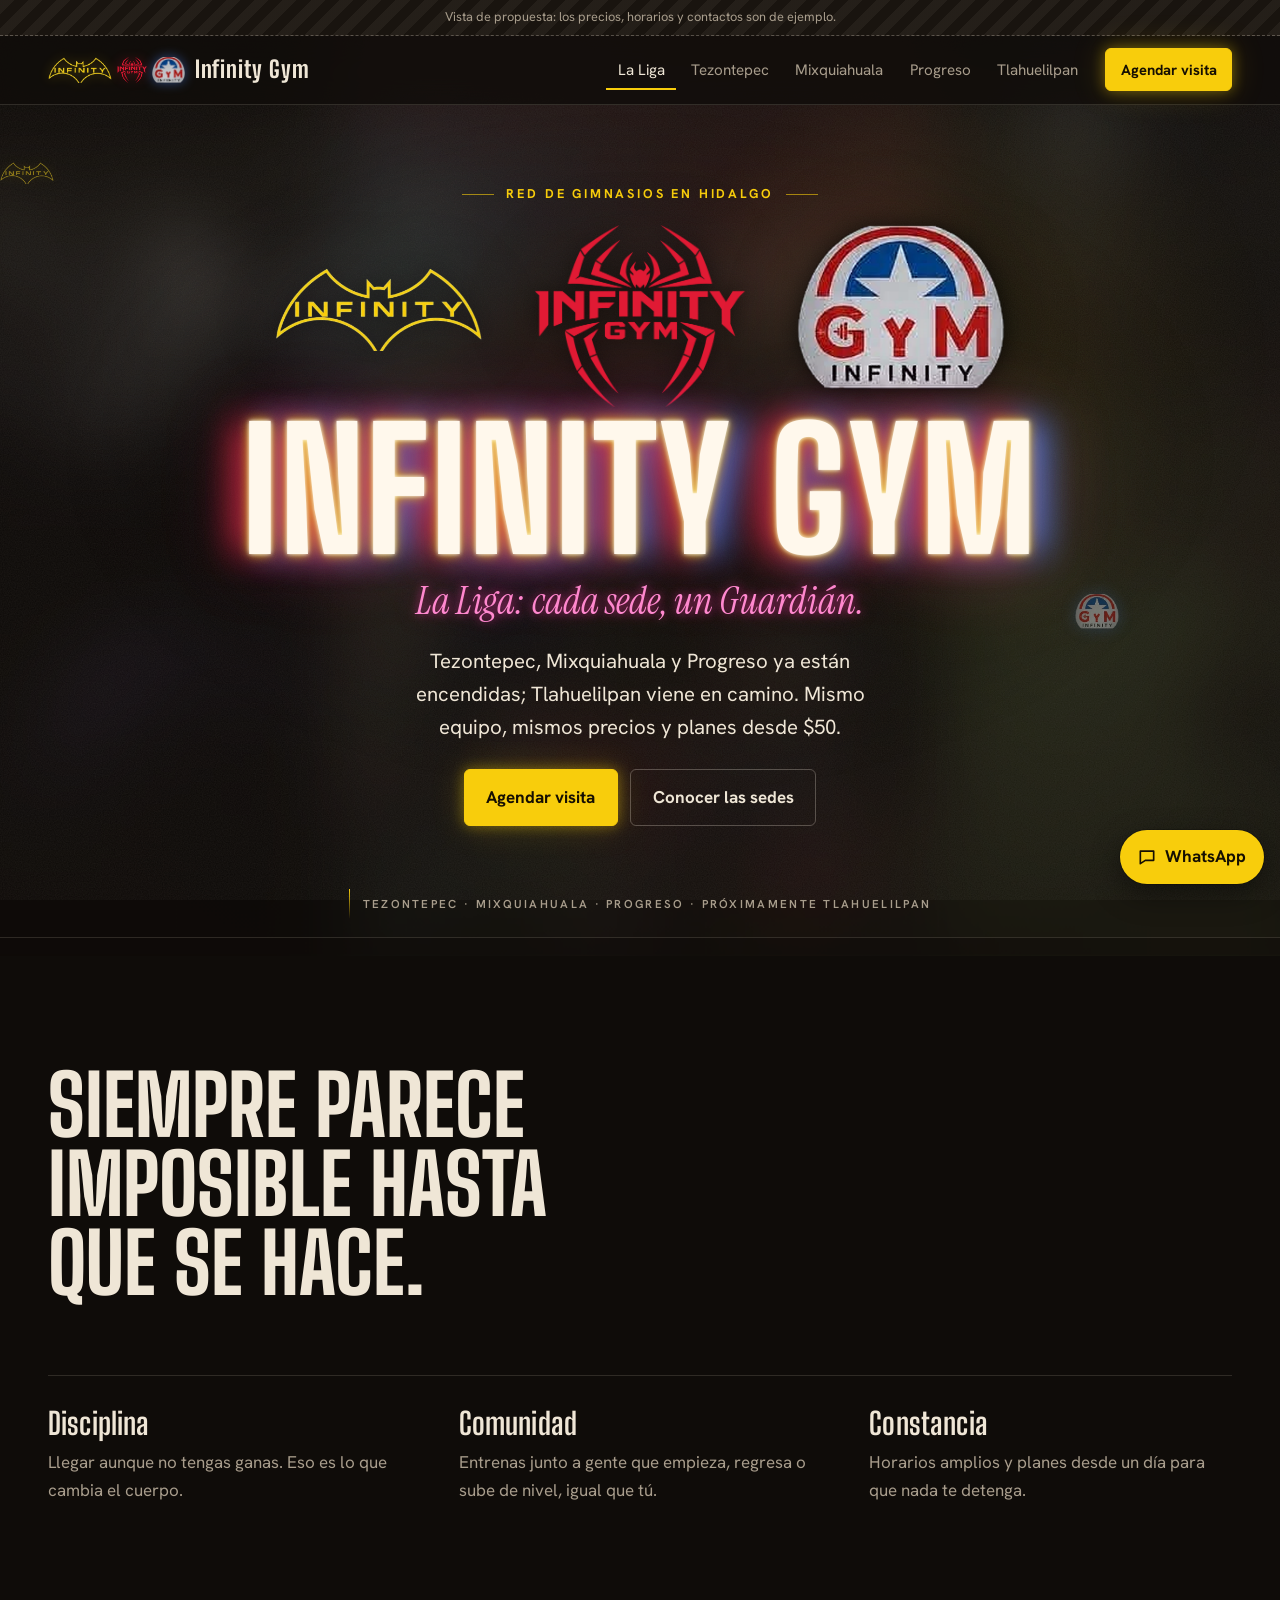
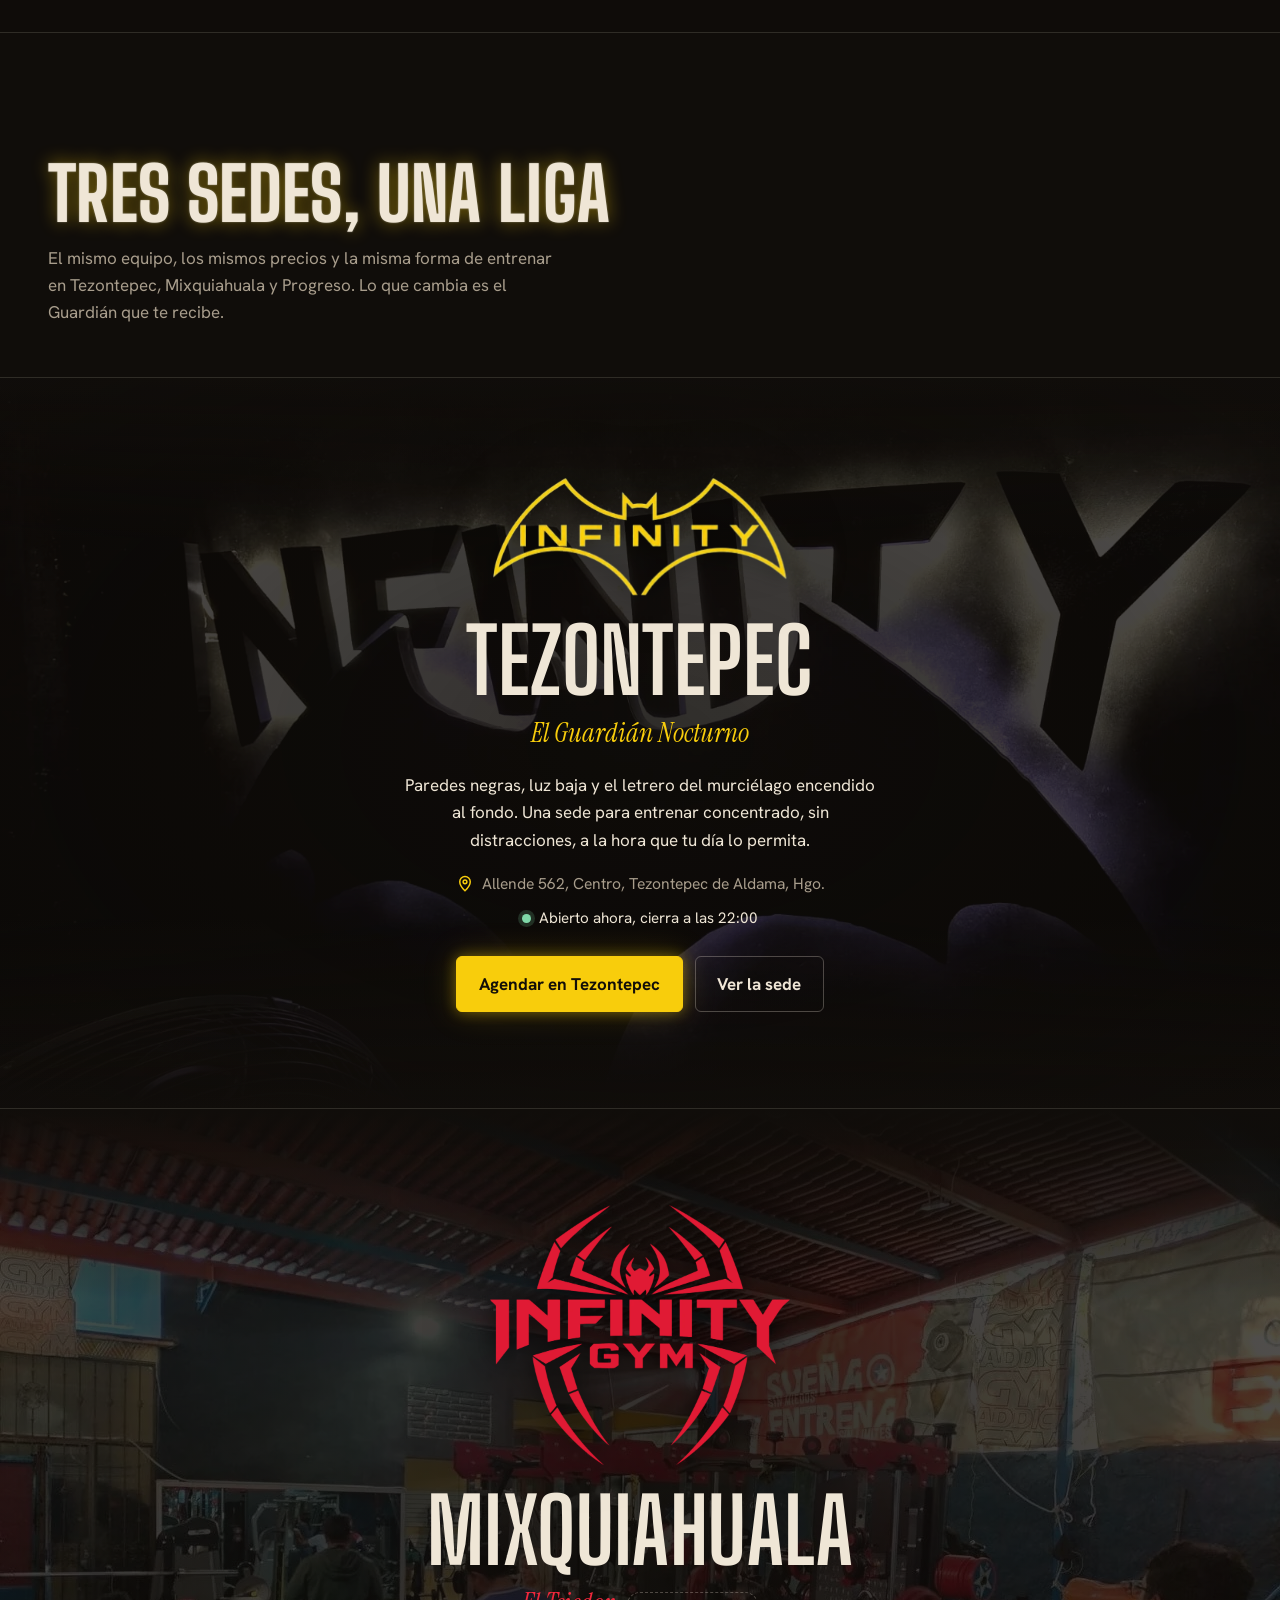
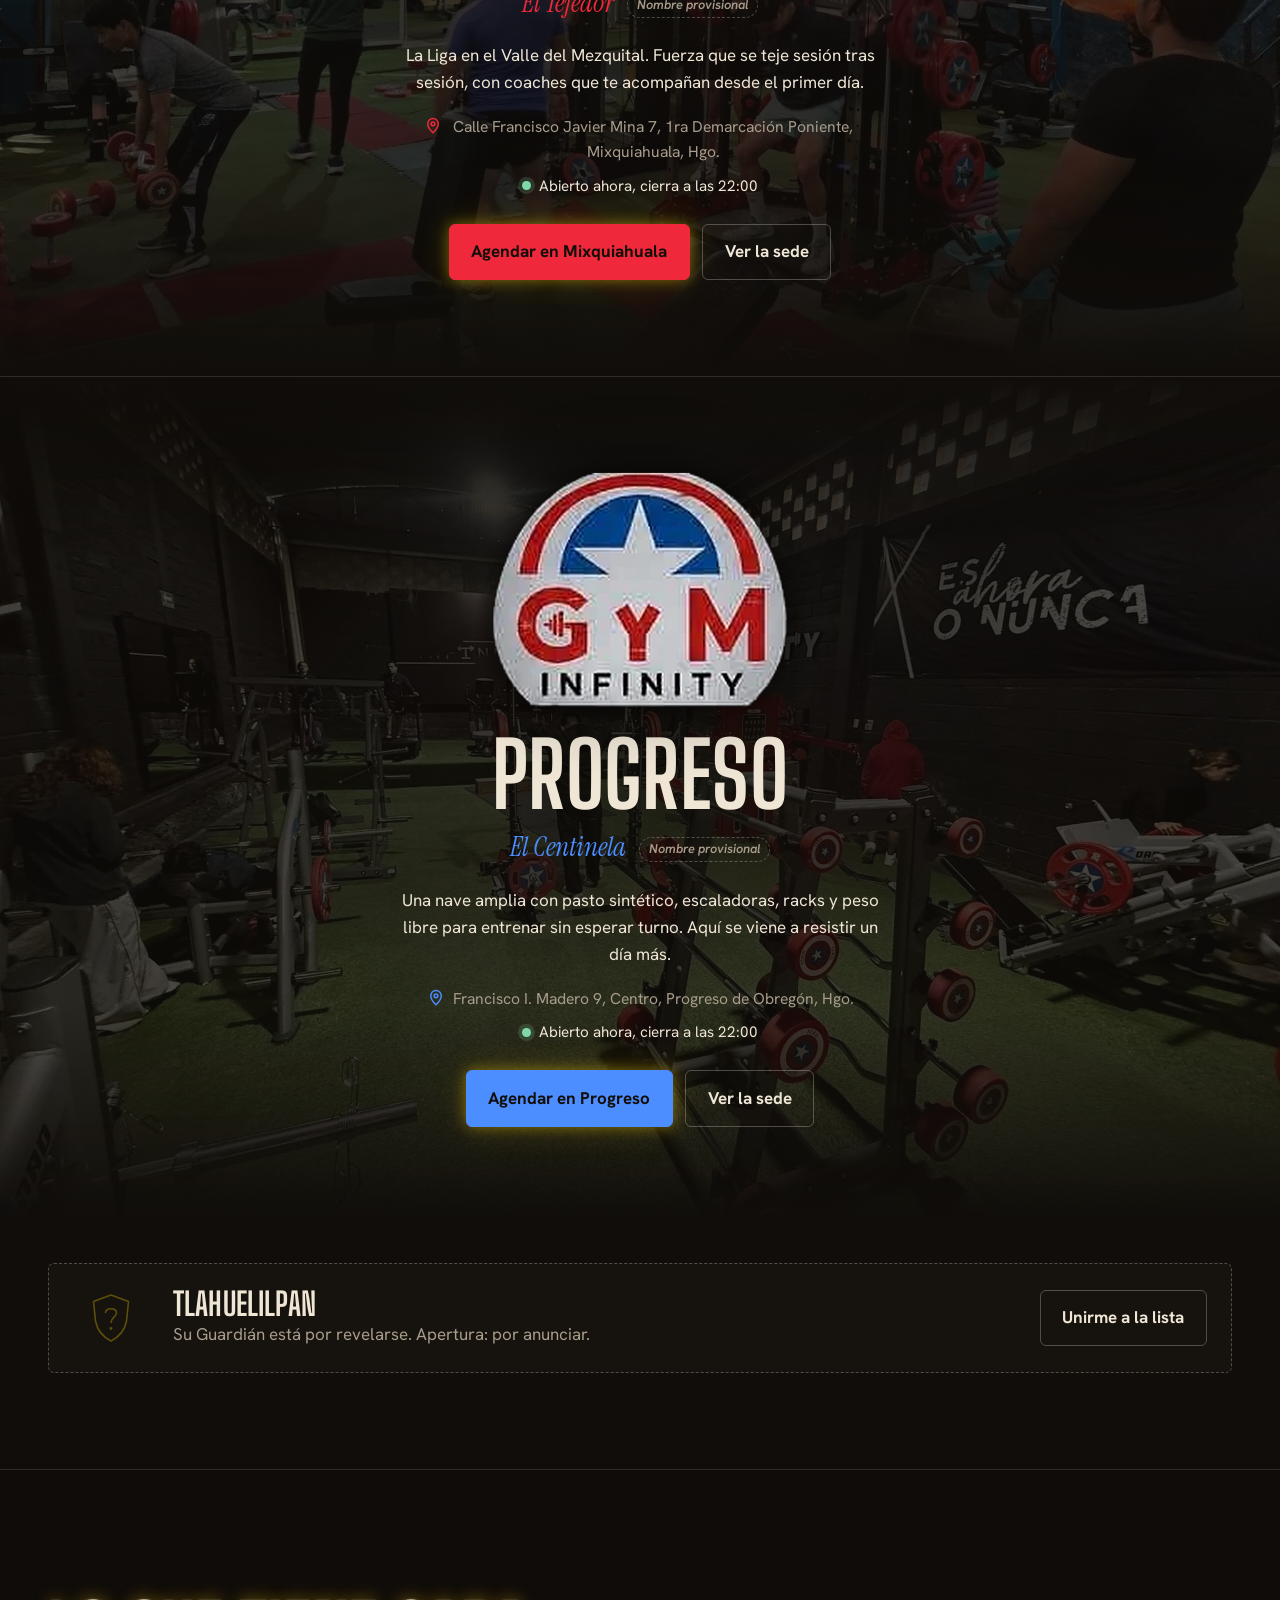
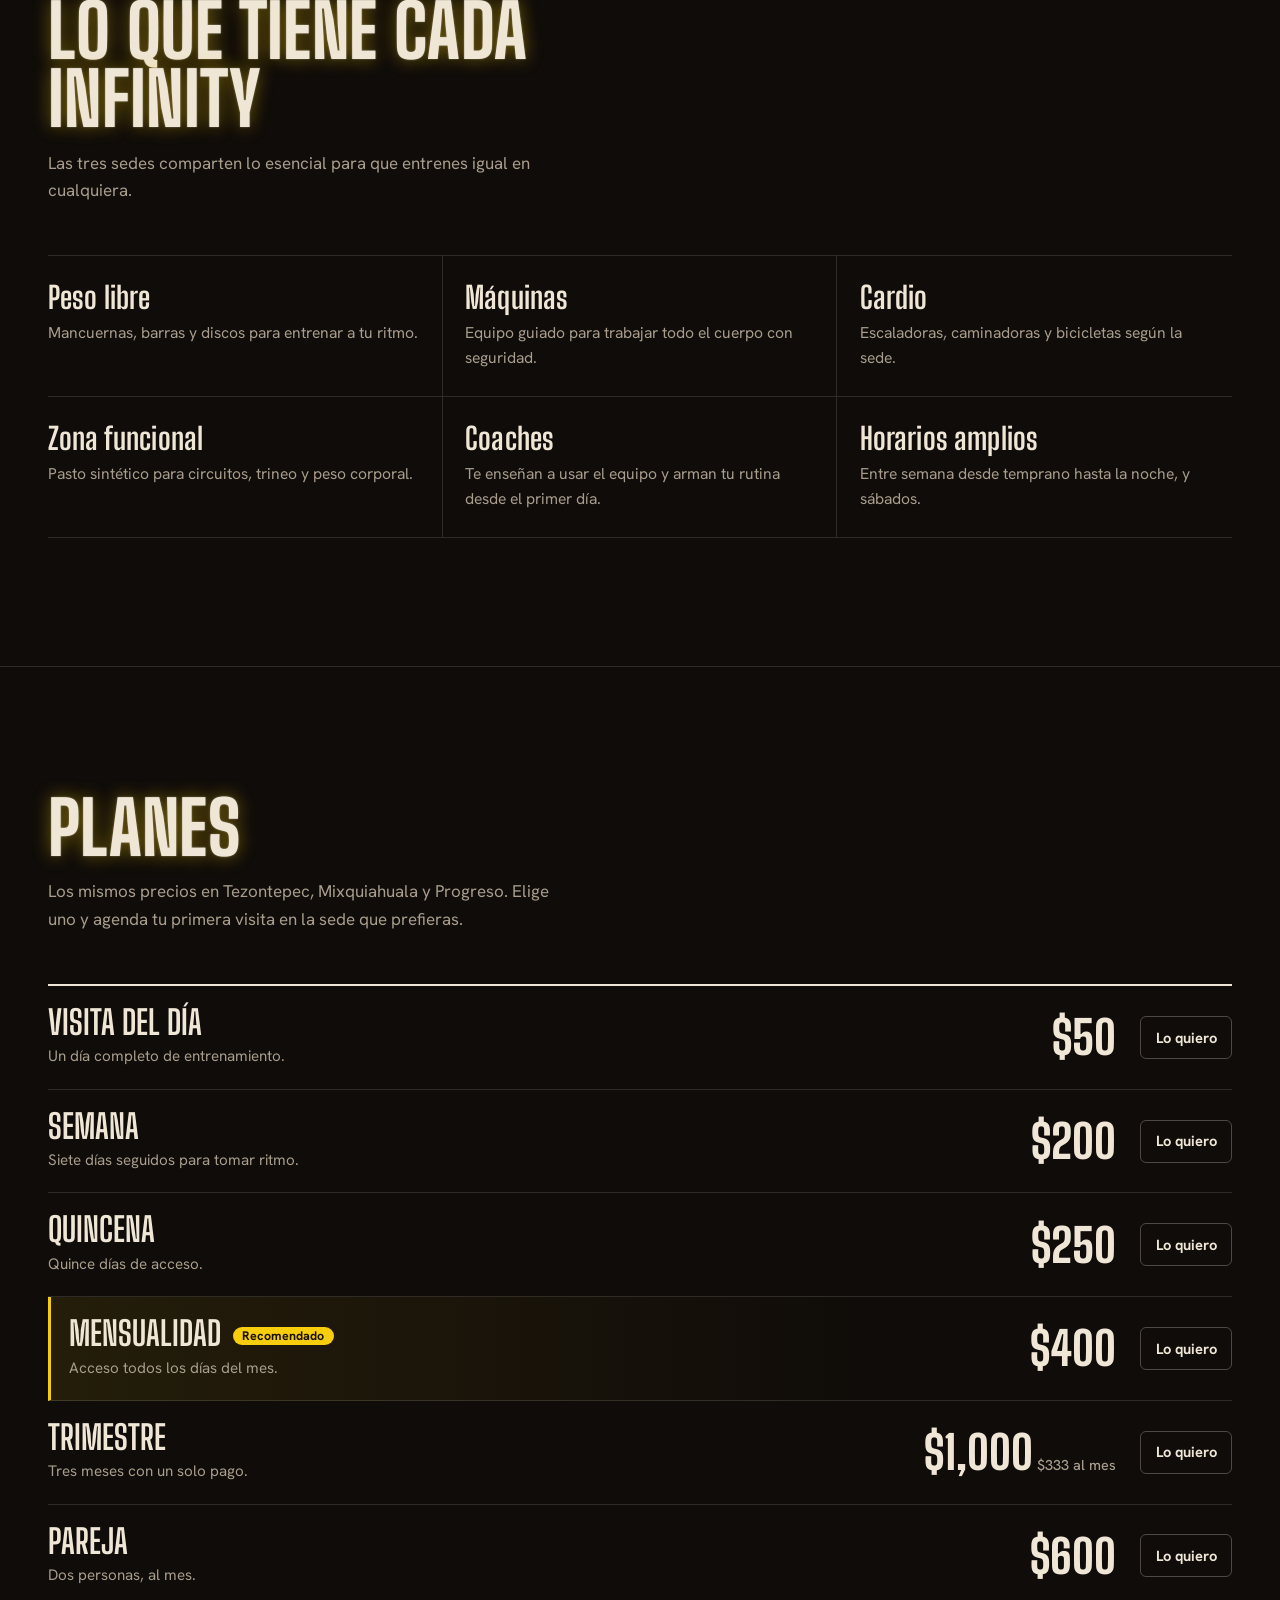
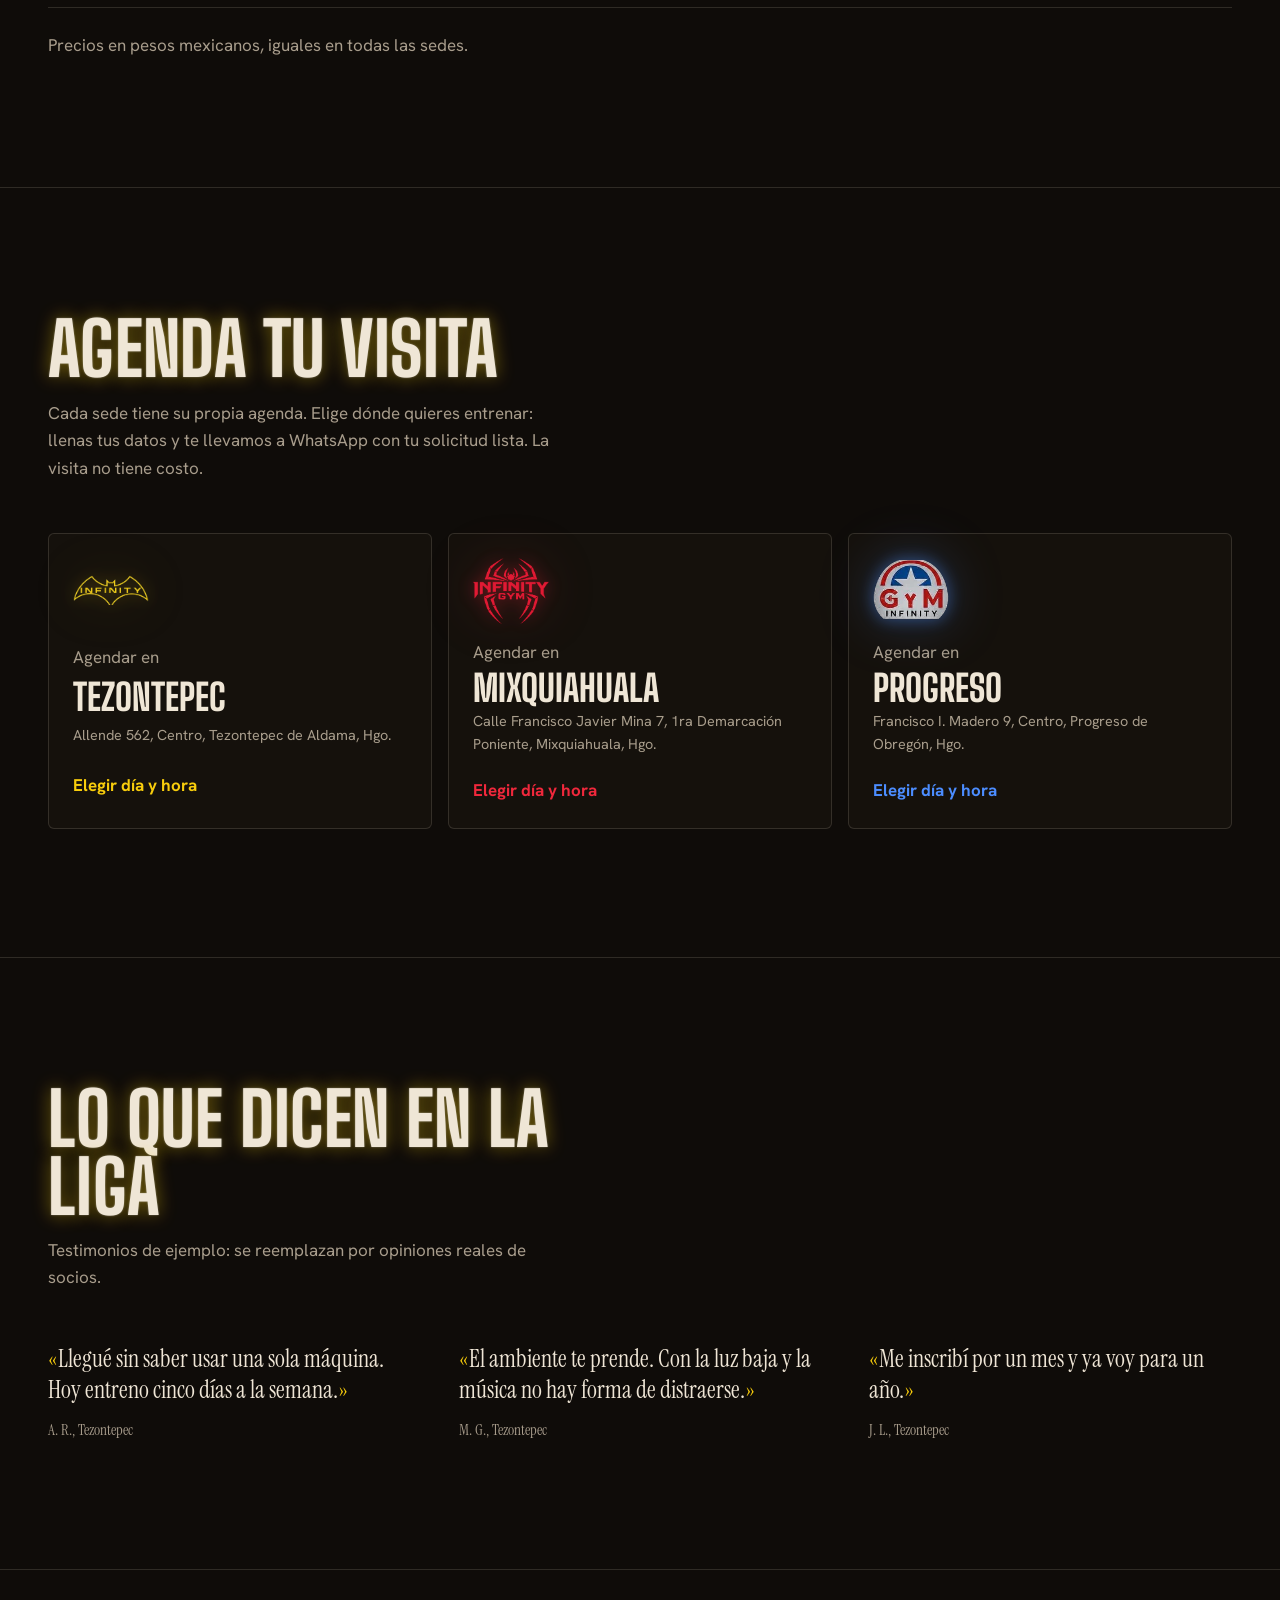
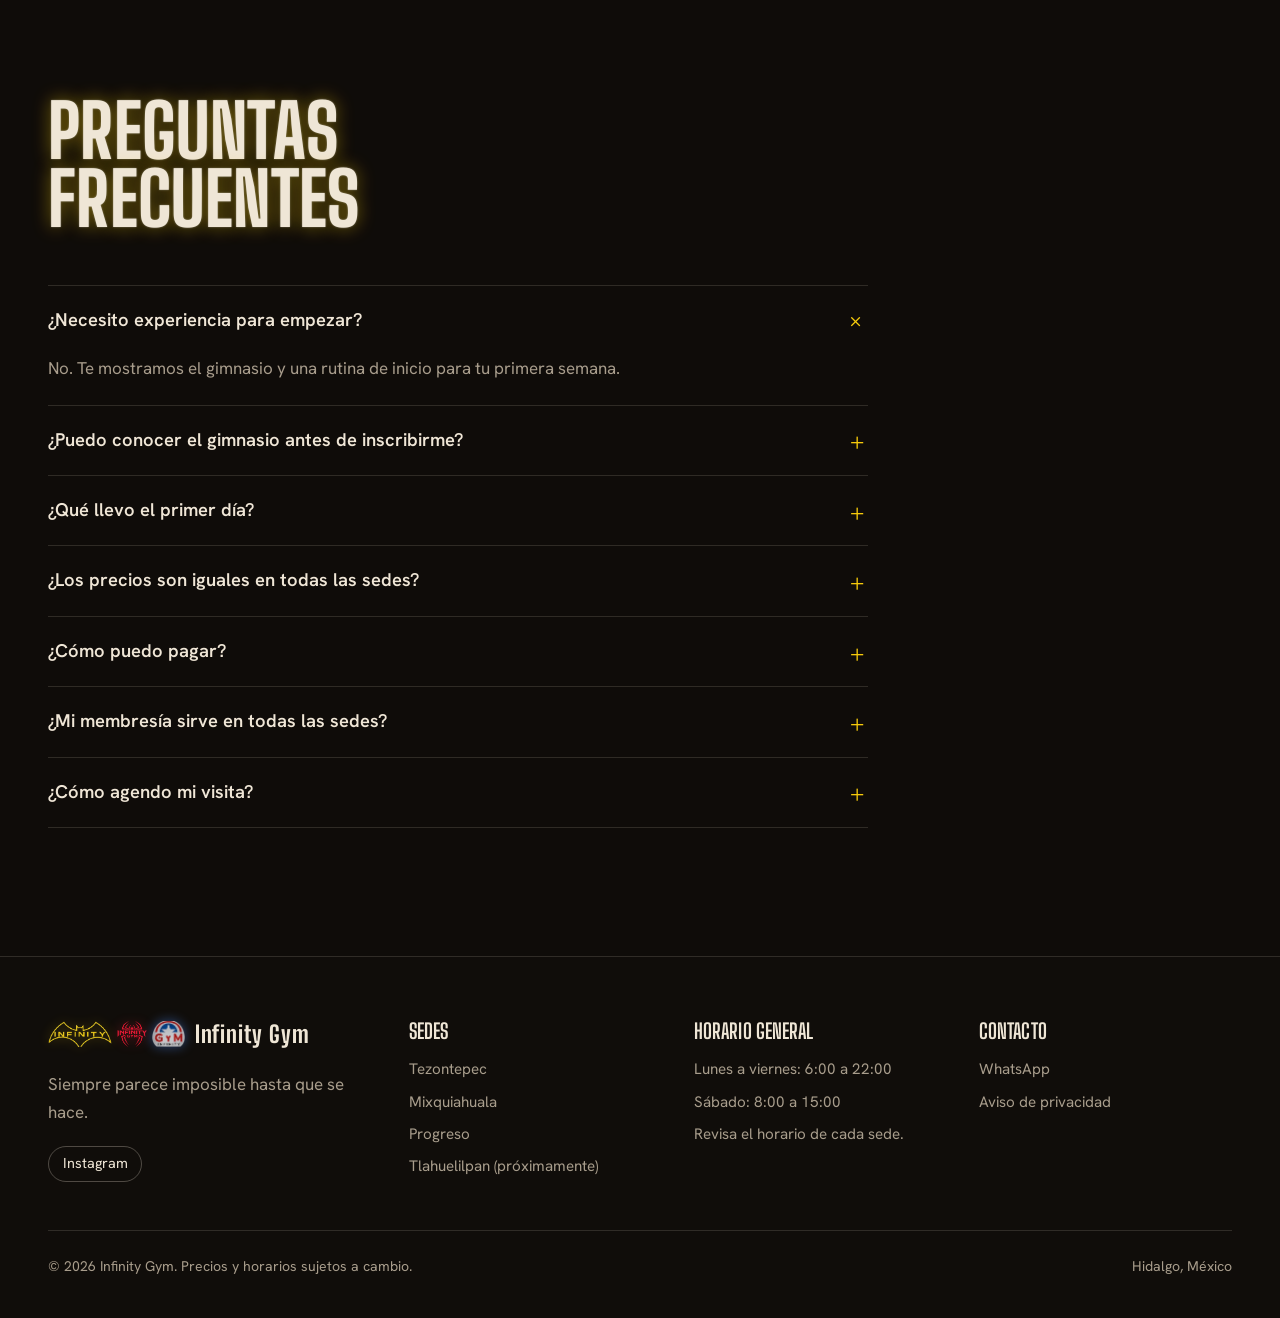
<file: sitio/index.html>
<!doctype html>
<html lang="es-MX">
<head>
<meta charset="utf-8">
<meta name="viewport" content="width=device-width, initial-scale=1, viewport-fit=cover">
<title>Infinity Gym | La Liga de gimnasios en Hidalgo</title>
<meta name="description" content="Infinity Gym: gimnasios en Tezontepec, Mixquiahuala y Progreso, Hidalgo, y muy pronto en Tlahuelilpan. Planes desde un día. Agenda tu visita sin costo.">
<meta name="theme-color" content="#100D0A">
<meta name="color-scheme" content="dark">
<link rel="icon" href="assets/img/favicon.svg" type="image/svg+xml">
<link rel="apple-touch-icon" href="assets/img/apple-touch-icon.png">
<!-- EDITAR: cambia https://www.ejemplo.com por el dominio real en estas etiquetas -->
<link rel="canonical" href="https://www.ejemplo.com/">
<meta property="og:type" content="website">
<meta property="og:locale" content="es_MX">
<meta property="og:site_name" content="Infinity Gym">
<meta property="og:title" content="Infinity Gym | La Liga de gimnasios en Hidalgo">
<meta property="og:description" content="Infinity Gym: gimnasios en Tezontepec, Mixquiahuala y Progreso, Hidalgo, y muy pronto en Tlahuelilpan. Planes desde un día. Agenda tu visita sin costo.">
<meta property="og:url" content="https://www.ejemplo.com/">
<meta property="og:image" content="https://www.ejemplo.com/assets/img/og-infinity.jpg">
<meta property="og:image:width" content="1200">
<meta property="og:image:height" content="630">
<meta name="twitter:card" content="summary_large_image">
<link rel="preconnect" href="https://fonts.googleapis.com">
<link rel="preconnect" href="https://fonts.gstatic.com" crossorigin>
<link rel="stylesheet" href="https://fonts.googleapis.com/css2?family=Big+Shoulders+Display:wght@700;800;900&family=Hanken+Grotesk:wght@400;500;600;700&family=Instrument+Serif:ital@0;1&display=swap">
<link rel="stylesheet" href="assets/css/estilos.css?v=20261029">
<script>document.documentElement.classList.add("js")</script>
</head>
<body data-page="inicio" data-sede="">
<div class="atmosfera" aria-hidden="true"></div>
<div class="luz-tenue" aria-hidden="true"></div>
<div id="app"></div>
<noscript><div style="max-width:640px;margin:4rem auto;padding:0 1.5rem;font-family:Arial,sans-serif;color:#EFE6D6">
<h1>Infinity Gym</h1><p>Para ver horarios, precios y agendar tu visita, activa JavaScript en tu navegador.</p></div></noscript>
<script src="config.js?v=20261029" defer></script>
<script src="assets/js/app.js?v=20261029" defer></script>
</body>
</html>
</file>
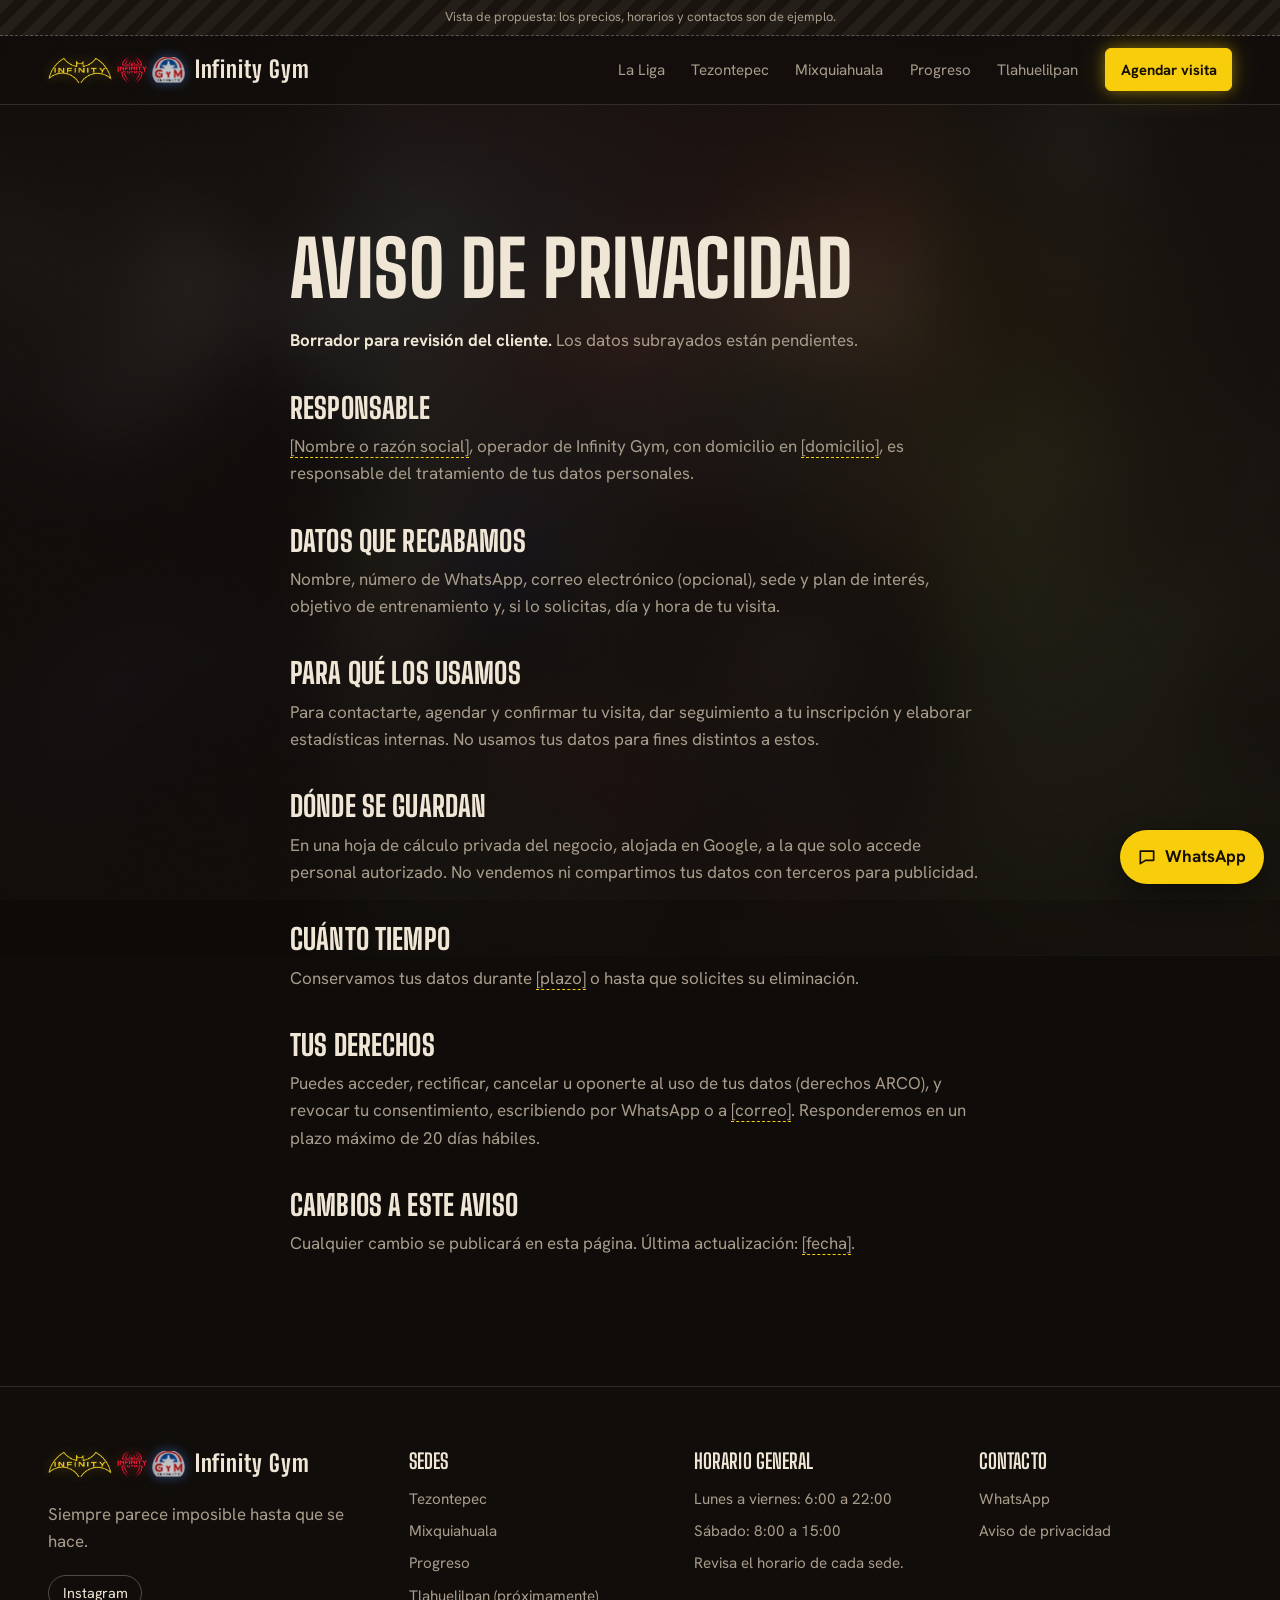
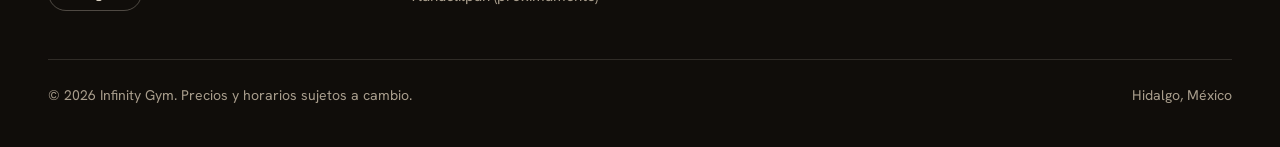
<file: sitio/aviso-de-privacidad.html>
<!doctype html>
<html lang="es-MX">
<head>
<meta charset="utf-8">
<meta name="viewport" content="width=device-width, initial-scale=1, viewport-fit=cover">
<title>Aviso de privacidad | Infinity Gym</title>
<meta name="description" content="Cómo Infinity Gym usa y protege los datos que compartes en el sitio.">
<meta name="theme-color" content="#100D0A">
<meta name="color-scheme" content="dark">
<link rel="icon" href="assets/img/favicon.svg" type="image/svg+xml">
<link rel="apple-touch-icon" href="assets/img/apple-touch-icon.png">
<!-- EDITAR: cambia https://www.ejemplo.com por el dominio real en estas etiquetas -->
<link rel="canonical" href="https://www.ejemplo.com/aviso-de-privacidad.html">
<meta property="og:type" content="website">
<meta property="og:locale" content="es_MX">
<meta property="og:site_name" content="Infinity Gym">
<meta property="og:title" content="Aviso de privacidad | Infinity Gym">
<meta property="og:description" content="Cómo Infinity Gym usa y protege los datos que compartes en el sitio.">
<meta property="og:url" content="https://www.ejemplo.com/aviso-de-privacidad.html">
<meta property="og:image" content="https://www.ejemplo.com/assets/img/og-infinity.jpg">
<meta property="og:image:width" content="1200">
<meta property="og:image:height" content="630">
<meta name="twitter:card" content="summary_large_image">
<link rel="preconnect" href="https://fonts.googleapis.com">
<link rel="preconnect" href="https://fonts.gstatic.com" crossorigin>
<link rel="stylesheet" href="https://fonts.googleapis.com/css2?family=Big+Shoulders+Display:wght@700;800;900&family=Hanken+Grotesk:wght@400;500;600;700&family=Instrument+Serif:ital@0;1&display=swap">
<link rel="stylesheet" href="assets/css/estilos.css?v=20261029">
<script>document.documentElement.classList.add("js")</script>
</head>
<body data-page="aviso-de-privacidad" data-sede="">
<div class="atmosfera" aria-hidden="true"></div>
<div class="luz-tenue" aria-hidden="true"></div>
<div id="app"></div>
<noscript><div style="max-width:640px;margin:4rem auto;padding:0 1.5rem;font-family:Arial,sans-serif;color:#EFE6D6">
<h1>Infinity Gym</h1><p>Para ver horarios, precios y agendar tu visita, activa JavaScript en tu navegador.</p></div></noscript>
<script src="config.js?v=20261029" defer></script>
<script src="assets/js/app.js?v=20261029" defer></script>
</body>
</html>
</file>
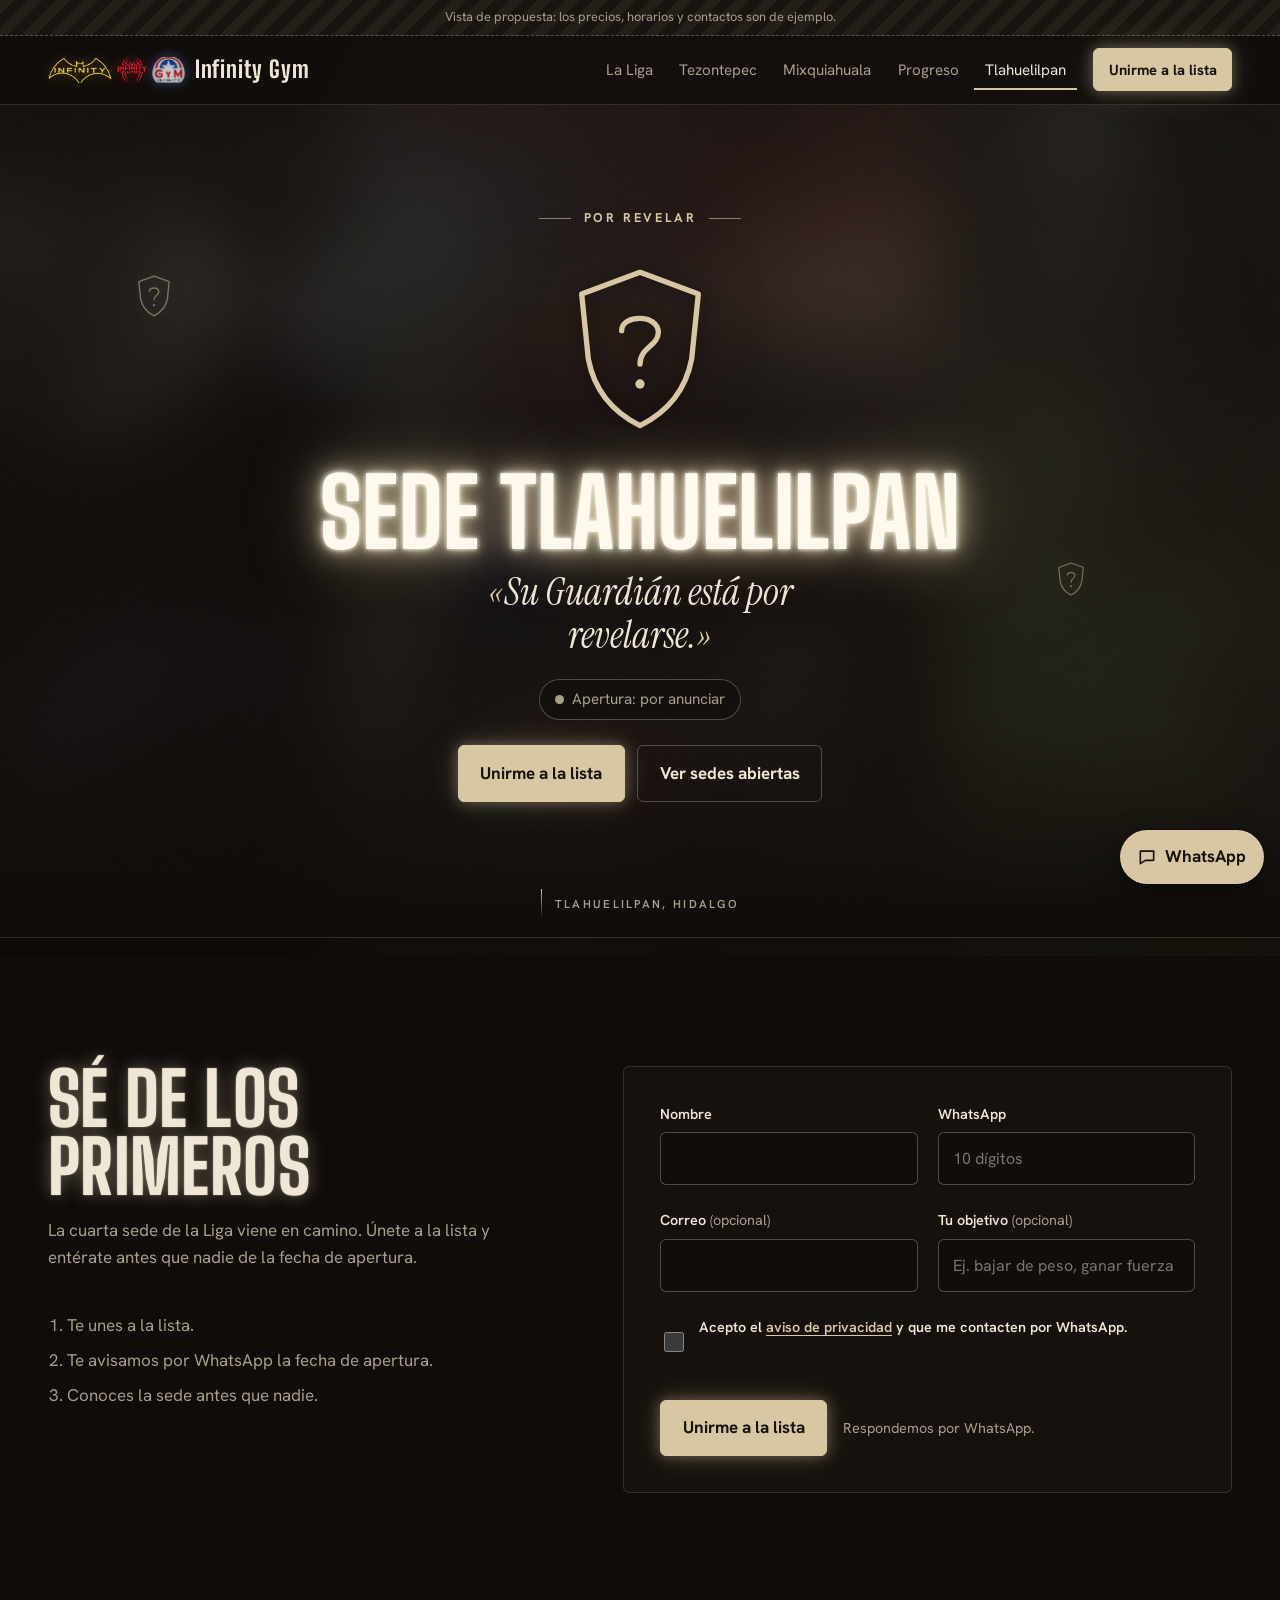
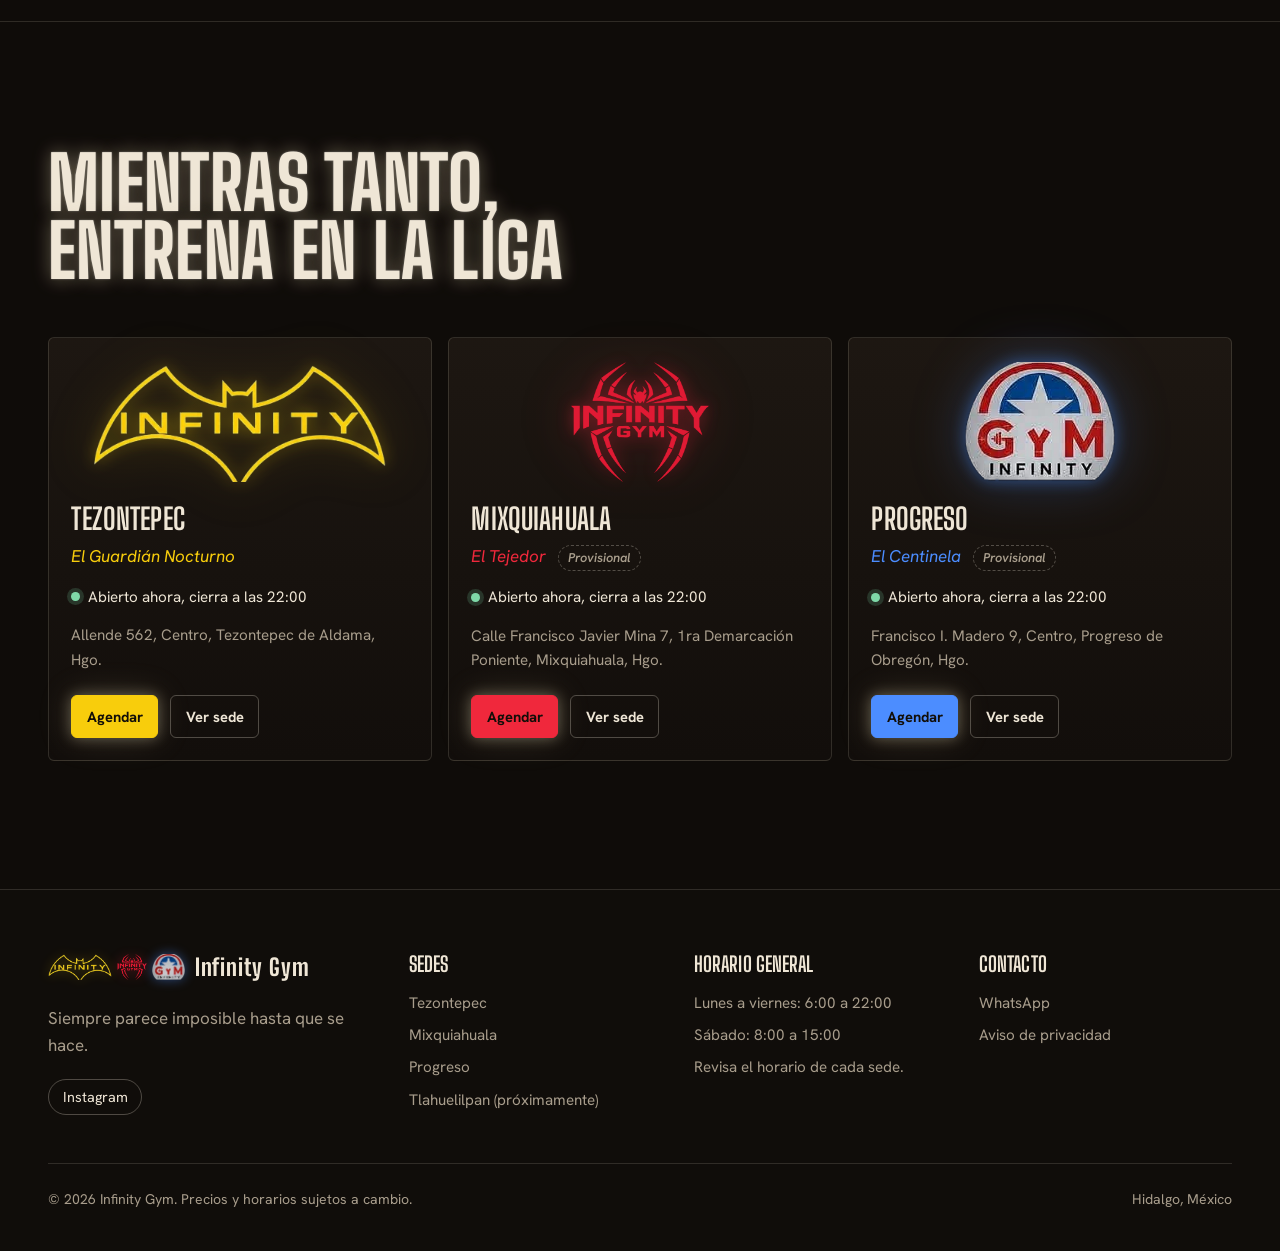
<file: sitio/tlahuelilpan.html>
<!doctype html>
<html lang="es-MX">
<head>
<meta charset="utf-8">
<meta name="viewport" content="width=device-width, initial-scale=1, viewport-fit=cover">
<title>Infinity Gym Tlahuelilpan | Próxima apertura</title>
<meta name="description" content="Infinity Gym abre pronto en Tlahuelilpan, Hidalgo. Únete a la lista de espera y entérate primero de la fecha de apertura.">
<meta name="theme-color" content="#100D0A">
<meta name="color-scheme" content="dark">
<link rel="icon" href="assets/img/favicon.svg" type="image/svg+xml">
<link rel="apple-touch-icon" href="assets/img/apple-touch-icon.png">
<!-- EDITAR: cambia https://www.ejemplo.com por el dominio real en estas etiquetas -->
<link rel="canonical" href="https://www.ejemplo.com/tlahuelilpan.html">
<meta property="og:type" content="website">
<meta property="og:locale" content="es_MX">
<meta property="og:site_name" content="Infinity Gym">
<meta property="og:title" content="Infinity Gym Tlahuelilpan | Próxima apertura">
<meta property="og:description" content="Infinity Gym abre pronto en Tlahuelilpan, Hidalgo. Únete a la lista de espera y entérate primero de la fecha de apertura.">
<meta property="og:url" content="https://www.ejemplo.com/tlahuelilpan.html">
<meta property="og:image" content="https://www.ejemplo.com/assets/img/og-infinity.jpg">
<meta property="og:image:width" content="1200">
<meta property="og:image:height" content="630">
<meta name="twitter:card" content="summary_large_image">
<link rel="preconnect" href="https://fonts.googleapis.com">
<link rel="preconnect" href="https://fonts.gstatic.com" crossorigin>
<link rel="stylesheet" href="https://fonts.googleapis.com/css2?family=Big+Shoulders+Display:wght@700;800;900&family=Hanken+Grotesk:wght@400;500;600;700&family=Instrument+Serif:ital@0;1&display=swap">
<link rel="stylesheet" href="assets/css/estilos.css?v=20261029">
<script>document.documentElement.classList.add("js")</script>
</head>
<body data-page="tlahuelilpan" data-sede="tlahuelilpan">
<div class="atmosfera" aria-hidden="true"></div>
<div class="luz-tenue" aria-hidden="true"></div>
<div id="app"></div>
<noscript><div style="max-width:640px;margin:4rem auto;padding:0 1.5rem;font-family:Arial,sans-serif;color:#EFE6D6">
<h1>Infinity Gym</h1><p>Para ver horarios, precios y agendar tu visita, activa JavaScript en tu navegador.</p></div></noscript>
<script src="config.js?v=20261029" defer></script>
<script src="assets/js/app.js?v=20261029" defer></script>
</body>
</html>
</file>
<file: sitio/assets/css/estilos.css>
/* Infinity Gym · estilos
   Paleta: noche cálida + un acento por sede (lo define data-sede en <body>). */

:root {
  color-scheme: dark;
  --noche: #100D0A;
  --noche-velo: rgba(16, 13, 10, 0.88);
  --carbon: #19140F;
  --carbon-2: #231C15;
  --hueso: #EFE6D6;
  --ceniza: #A89D8C;
  --linea: rgba(239, 230, 214, 0.14);
  --linea-fuerte: rgba(239, 230, 214, 0.28);
  --acento: #F8CD0C;
  --acento-tinta: #160F02;
  --error: #FF8A7A;
  --exito: #7FD8A8;

  --display: "Big Shoulders Display", "Oswald", "Roboto Condensed", "Arial Narrow", "Liberation Sans Narrow", "DejaVu Sans Condensed", Impact, sans-serif;
  --texto: "Hanken Grotesk", "Segoe UI", Roboto, Helvetica, Arial, sans-serif;
  --serif: "Instrument Serif", Georgia, "Times New Roman", serif;

  --ancho: 1200px;
  --margen: clamp(1.25rem, 4vw, 3rem);
  --radio: 6px;
  --header-alto: 68px;

  box-sizing: border-box;
  padding-top: env(safe-area-inset-top, 0px);
  padding-bottom: env(safe-area-inset-bottom, 0px);
}

body[data-sede="tezontepec"] { --acento: #F8CD0C; --acento-tinta: #160F02; }
body[data-sede="mixquiahuala"] { --acento: #2BBF8A; --acento-tinta: #03140D; }
body[data-sede="progreso"] { --acento: #FF7A1A; --acento-tinta: #1A0A00; }
body[data-sede="tlahuelilpan"] { --acento: #D8C7A3; --acento-tinta: #17120A; }

*, *::before, *::after { box-sizing: inherit; }
html { scroll-padding-top: calc(env(safe-area-inset-top, 0px) + var(--header-alto) + 12px); -webkit-text-size-adjust: 100%; }
@media (prefers-reduced-motion: no-preference) { html { scroll-behavior: smooth; } }

body {
  margin: 0;
  background: var(--noche);
  color: var(--hueso);
  font-family: var(--texto);
  font-size: 1.0625rem;
  line-height: 1.6;
  overflow-x: hidden;
}
body::before {
  content: ""; position: fixed; inset: 0 0 auto; height: env(safe-area-inset-top, 0px);
  z-index: 60; background: rgba(16, 13, 10, 0.82); backdrop-filter: blur(14px); -webkit-backdrop-filter: blur(14px);
}

img { max-width: 100%; height: auto; display: block; }
a { color: inherit; }
button, input, select, textarea { font: inherit; color: inherit; }
:focus-visible { outline: 2px solid var(--acento); outline-offset: 3px; border-radius: 2px; }
.solo-lector { position: absolute !important; width: 1px; height: 1px; overflow: hidden; clip: rect(0 0 0 0); white-space: nowrap; }
.saltar { position: absolute; left: 1rem; top: -100px; z-index: 100; background: var(--acento); color: var(--acento-tinta); padding: .6rem 1rem; border-radius: var(--radio); font-weight: 700; }
.saltar:focus { top: calc(env(safe-area-inset-top, 0px) + .75rem); }

.envoltura { width: min(100% - 2 * var(--margen), var(--ancho)); margin-inline: auto; }

/* ---------- Atmósfera: grano y luz ---------- */
.atmosfera { position: fixed; inset: 0; z-index: -2; pointer-events: none; }
.atmosfera canvas, .atmosfera video { position: absolute; inset: 0; width: 100%; height: 100%; object-fit: cover; display: block; opacity: .9; }
.atmosfera canvas.capa { opacity: 1; }
.atmosfera-capa { position: fixed; inset: 0; z-index: -1; pointer-events: none; }
.atmosfera-capa canvas { position: absolute; inset: 0; width: 100%; height: 100%; display: block; }
.atmosfera-capa[data-tema="telarana"]::before {
  content: ""; position: absolute; inset: 0;
  background-image: radial-gradient(color-mix(in srgb, var(--acento) 30%, transparent) 1px, transparent 1.8px); background-size: 10px 10px; opacity: .45;
  -webkit-mask-image: radial-gradient(ellipse at 88% 0%, #000 0%, transparent 62%); mask-image: radial-gradient(ellipse at 88% 0%, #000 0%, transparent 62%);
}
.atmosfera-capa[data-tema="chispas"]::before {
  content: ""; position: absolute; inset: 0;
  background: linear-gradient(115deg, transparent 38%, color-mix(in srgb, var(--acento) 9%, transparent) 50%, transparent 62%);
}
.atmosfera::after {
  content: ""; position: absolute; inset: 0;
  background-image: url("data:image/svg+xml;utf8,<svg xmlns='http://www.w3.org/2000/svg' width='160' height='160'><filter id='n'><feTurbulence type='fractalNoise' baseFrequency='.85' numOctaves='2' stitchTiles='stitch'/><feColorMatrix values='0 0 0 0 1  0 0 0 0 .95  0 0 0 0 .85  0 0 0 .06 0'/></filter><rect width='100%' height='100%' filter='url(%23n)'/></svg>");
  mix-blend-mode: overlay;
}
.luz-tenue {
  position: fixed; inset: -10% -10% auto auto; width: 70vmax; height: 70vmax; z-index: -1; pointer-events: none;
  background: radial-gradient(closest-side, color-mix(in srgb, var(--acento) 16%, transparent), transparent 70%);
  opacity: .5;
}

/* ---------- Encabezado ---------- */
.encabezado {
  position: sticky; top: env(safe-area-inset-top, 0px); z-index: 50;
  background: rgba(16, 13, 10, 0.82); backdrop-filter: blur(14px); -webkit-backdrop-filter: blur(14px);
  border-bottom: 1px solid var(--linea);
}
.encabezado .envoltura { display: flex; align-items: center; gap: 1.5rem; min-height: var(--header-alto); }
.marca { display: inline-flex; align-items: center; gap: .6rem; text-decoration: none; font-family: var(--display); font-weight: 800; font-size: 1.45rem; letter-spacing: .04em; line-height: 1; }
.marca svg { width: 40px; height: 22px; color: var(--acento); flex: none; }
.marca-logos { display: inline-flex; align-items: center; gap: .3rem; flex: none; }
.marca-logos > span { display: inline-flex; height: 26px; align-items: center; }
.marca-logos img, .marca-logos svg { height: 26px; width: auto; filter: drop-shadow(0 0 6px color-mix(in srgb, var(--c) 45%, transparent)); }
@media (max-width: 420px) { .marca > span:last-child { font-size: 1.15rem; } .marca-logos img { height: 22px; } }
.nav { margin-left: auto; display: flex; align-items: center; gap: .25rem; }
.nav a { text-decoration: none; padding: .5rem .7rem; border-radius: var(--radio); color: var(--ceniza); font-size: .95rem; transition: color .2s; }
.nav a:hover, .nav a[aria-current="page"] { color: var(--hueso); }
.nav a[aria-current="page"] { box-shadow: inset 0 -2px 0 var(--acento); border-radius: 0; }
.nav .boton { margin-left: .75rem; color: var(--acento-tinta); }
.menu-boton { display: none; margin-left: auto; background: none; border: 1px solid var(--linea-fuerte); border-radius: var(--radio); padding: .55rem .8rem; cursor: pointer; }
@media (max-width: 920px) {
  .menu-boton { display: inline-flex; }
  .nav {
    position: fixed; inset: calc(env(safe-area-inset-top, 0px) + var(--header-alto)) 0 0 0; z-index: 49;
    flex-direction: column; align-items: stretch; gap: 0; padding: 1.5rem var(--margen) calc(2rem + env(safe-area-inset-bottom, 0px));
    background: var(--noche); overflow-y: auto; visibility: hidden; opacity: 0; transition: opacity .2s, visibility .2s;
  }
  .nav.abierta { visibility: visible; opacity: 1; }
  .nav a { font-family: var(--display); font-size: 2rem; font-weight: 700; color: var(--hueso); padding: .6rem 0; border-bottom: 1px solid var(--linea); border-radius: 0; }
  .nav a[aria-current="page"] { box-shadow: none; color: var(--acento); }
  .nav .boton { margin: 1.5rem 0 0; font-size: 1.1rem; text-align: center; justify-content: center; border-bottom: 0; }
}

/* ---------- Tipografía ---------- */
h1, h2, h3 { font-family: var(--display); font-weight: 800; line-height: .92; margin: 0; letter-spacing: .005em; }
h1 { font-size: clamp(3.4rem, 10.5vw, 8.75rem); text-transform: uppercase; }
h2 { font-size: clamp(2.4rem, 6vw, 4.6rem); text-transform: uppercase; }
h3 { font-size: clamp(1.45rem, 2.4vw, 1.9rem); font-weight: 700; line-height: 1.05; }
p { margin: 0; }
.entrada { font-size: clamp(1.1rem, 1.6vw, 1.3rem); color: var(--hueso); max-width: 38ch; }
.tenue { color: var(--ceniza); }
.cita { font-style: italic; }
.titulo-seccion { display: grid; gap: 1rem; margin-bottom: clamp(2rem, 4vw, 3.5rem); max-width: 60ch; }
.titulo-seccion p { color: var(--ceniza); max-width: 52ch; }

/* ---------- Botones ---------- */
.boton {
  display: inline-flex; align-items: center; gap: .55rem; justify-content: center;
  padding: .85rem 1.35rem; border-radius: var(--radio); border: 1px solid var(--acento);
  background: var(--acento); color: var(--acento-tinta); font-weight: 700; text-decoration: none; cursor: pointer;
  transition: transform .15s, box-shadow .2s;
}
.boton:hover { box-shadow: 0 0 0 4px color-mix(in srgb, var(--acento) 22%, transparent), 0 0 28px color-mix(in srgb, var(--acento) 35%, transparent); }
.boton:active { transform: translateY(1px); }
.boton.secundario { background: transparent; color: var(--hueso); border-color: var(--linea-fuerte); }
.boton.secundario:hover { border-color: var(--hueso); box-shadow: none; }
.boton.chico { padding: .55rem .9rem; font-size: .92rem; }
.boton svg { width: 18px; height: 18px; flex: none; }
.boton[disabled] { opacity: .6; cursor: progress; }
.acciones { display: flex; flex-wrap: wrap; gap: .75rem; }
.enlace { color: var(--acento); text-underline-offset: 3px; }

/* ---------- Secciones ---------- */
main > section { position: relative; padding-block: clamp(4.5rem, 10vw, 8rem); background: rgba(16, 13, 10, .46); }
main > section.transparente { background: transparent; }
main > section + section { border-top: 1px solid var(--linea); }

/* ---------- Héroe ---------- */
.heroe { min-height: calc(100svh - var(--header-alto) - env(safe-area-inset-top, 0px)); display: grid; align-items: center; padding-block: clamp(3rem, 8vw, 6rem); background: transparent !important; overflow: hidden; }
.heroe .envoltura { display: grid; grid-template-columns: minmax(0, 1.25fr) minmax(0, 1fr); gap: clamp(2rem, 5vw, 4rem); align-items: center; }
.heroe h1 { margin-bottom: 1.5rem; font-size: clamp(2.6rem, 7.2vw, 6.75rem); overflow-wrap: break-word; }
.heroe h1.largo { font-size: clamp(2.3rem, 5.4vw, 5.4rem); }
.heroe .entrada { margin-bottom: 2rem; }
.heroe-letrero { display: grid; place-items: center; position: relative; min-height: 320px; }
@media (max-width: 860px) {
  .heroe .envoltura { grid-template-columns: 1fr; }
  .heroe-letrero { order: -1; min-height: 0; justify-items: start; }
  .heroe-letrero .letrero-grande { width: min(62vw, 260px) !important; }
}

/* Índice: tres letreros encendiéndose + uno apagado */
.trio { display: grid; grid-template-columns: repeat(2, minmax(0, 1fr)); gap: clamp(1rem, 3vw, 2rem); width: 100%; max-width: 460px; }
.trio .placa { aspect-ratio: 1; border: 1px solid var(--linea); border-radius: var(--radio); display: grid; place-items: center; padding: 14%; background: rgba(25, 20, 15, .55); text-decoration: none; position: relative; }
.trio .placa span { position: absolute; bottom: .6rem; left: 0; right: 0; text-align: center; font-family: var(--display); font-weight: 700; font-size: 1.05rem; letter-spacing: .04em; color: var(--ceniza); }
.trio .placa:hover { border-color: var(--c); }
.trio .placa .emblema { color: var(--c); }
@media (max-width: 860px) {
  .trio { grid-template-columns: repeat(4, minmax(0, 1fr)); max-width: 100%; gap: .5rem; }
  .trio .placa { aspect-ratio: auto; height: 92px; padding: 10px 8px 26px; }
  .trio .placa > img, .trio .placa > svg { max-height: 52px; width: auto; max-width: 100%; }
  .trio .placa span { font-size: .72rem; bottom: .35rem; letter-spacing: .01em; }
  .heroe { min-height: 0; padding-block: 2rem 4rem; }
}

/* Sede: foto de fondo del héroe */
.heroe-sede { position: relative; }
.heroe-sede .foto-fondo { position: absolute; inset: 0; z-index: -2; }
.heroe-sede .foto-fondo img { width: 100%; height: 100%; object-fit: cover; object-position: 70% center; opacity: .3; filter: saturate(.85) contrast(1.05); }
.heroe-sede .foto-fondo::after { content: ""; position: absolute; inset: 0; background: linear-gradient(90deg, var(--noche) 8%, rgba(16,13,10,.72) 45%, rgba(16,13,10,.35) 100%), linear-gradient(0deg, var(--noche) 0%, transparent 35%); }
.heroe-sede.sin-foto .foto-fondo { display: none; }
.heroe-sede .letrero-grande { width: min(100%, 440px); }
.datos-heroe { display: flex; flex-wrap: wrap; gap: .5rem 1.5rem; margin-bottom: 2rem; color: var(--ceniza); font-size: .98rem; }
.provisional { display: inline-block; margin-left: .5rem; font-family: var(--texto); font-size: .8rem; font-weight: 600; color: var(--ceniza); border: 1px dashed var(--linea-fuerte); border-radius: 999px; padding: .1rem .55rem; vertical-align: middle; }

/* ---------- Emblemas y encendido ---------- */
.emblema { width: 100%; height: auto; color: var(--acento); overflow: visible; }
.emblema-img { width: 100%; }
.letrero { filter: drop-shadow(0 0 10px color-mix(in srgb, var(--c, var(--acento)) 55%, transparent)) drop-shadow(0 0 34px color-mix(in srgb, var(--c, var(--acento)) 35%, transparent)); }
.apagado { opacity: .32; filter: none; }
.letrero-fijo { filter: drop-shadow(0 0 8px color-mix(in srgb, var(--c, var(--acento)) 45%, transparent)) drop-shadow(0 0 26px color-mix(in srgb, var(--c, var(--acento)) 25%, transparent)); }
@media (prefers-reduced-motion: no-preference) {
  .js .letrero { animation: encender 1.5s steps(1, end) both, respirar 6s ease-in-out 1.6s infinite, titileo 9s steps(1, end) infinite; animation-delay: var(--retraso, .2s), calc(var(--retraso, .2s) + 1.5s), calc(var(--retraso, .2s) * 3 + 4s); }
  .js .heroe-centro h1 { animation: encender 1.6s steps(1, end) .9s both, titileo 13s steps(1, end) 6s infinite; }
}
/* zumbido de neón: de vez en cuando el letrero se apaga un instante y vuelve a prender */
@keyframes titileo {
  0%, 90%, 100% { opacity: 1; }
  91% { opacity: .25; }
  92% { opacity: 1; }
  93.5% { opacity: .4; }
  94.5% { opacity: 1; }
}
@keyframes encender {
  0% { opacity: .08; filter: none; }
  12% { opacity: .9; }
  16% { opacity: .15; filter: none; }
  30% { opacity: 1; }
  34% { opacity: .3; filter: none; }
  48% { opacity: .95; }
  100% { opacity: 1; }
}
@keyframes respirar {
  0%, 100% { filter: drop-shadow(0 0 10px color-mix(in srgb, var(--c, var(--acento)) 55%, transparent)) drop-shadow(0 0 34px color-mix(in srgb, var(--c, var(--acento)) 35%, transparent)); }
  50% { filter: drop-shadow(0 0 14px color-mix(in srgb, var(--c, var(--acento)) 65%, transparent)) drop-shadow(0 0 48px color-mix(in srgb, var(--c, var(--acento)) 42%, transparent)); }
}

/* ---------- Estado abierto/cerrado ---------- */
.estado { display: inline-flex; align-items: center; gap: .5rem; font-size: .95rem; }
.estado::before { content: ""; width: .55rem; height: .55rem; border-radius: 50%; background: var(--ceniza); }
.estado.abierto::before { background: var(--exito); box-shadow: 0 0 0 4px rgba(127, 216, 168, .18); }
.estado.cerrado::before { background: var(--error); }

/* ---------- Manifiesto ---------- */
.lema-grande { font-family: var(--display); font-weight: 800; text-transform: uppercase; font-size: clamp(2.2rem, 6.5vw, 5.4rem); line-height: .95; max-width: 16ch; }
.pilares { display: grid; grid-template-columns: repeat(3, minmax(0, 1fr)); gap: clamp(1.5rem, 4vw, 3rem); margin-top: clamp(2.5rem, 6vw, 4.5rem); border-top: 1px solid var(--linea); padding-top: 2rem; }
.pilares h3 { margin-bottom: .6rem; }
.pilares p { color: var(--ceniza); }
@media (max-width: 760px) { .pilares { grid-template-columns: 1fr; } }

/* ---------- La Liga ---------- */
.liga { --mx: 50%; --my: 30%; }
.liga::before { content: ""; position: absolute; inset: 0; pointer-events: none; background: radial-gradient(520px circle at var(--mx) var(--my), rgba(239, 230, 214, .07), transparent 60%); }
.letreros { display: grid; grid-template-columns: repeat(4, minmax(0, 1fr)); gap: 1rem; }
@media (max-width: 1040px) { .letreros { grid-template-columns: repeat(2, minmax(0, 1fr)); } }
@media (max-width: 560px) { .letreros { grid-template-columns: 1fr; } }
.tablero {
  --c: var(--acento);
  position: relative; display: flex; flex-direction: column; gap: .9rem; padding: 1.5rem 1.4rem 1.4rem;
  border: 1px solid var(--linea); border-radius: var(--radio); background: linear-gradient(180deg, rgba(35, 28, 21, .75), rgba(20, 16, 12, .75));
  transition: border-color .25s;
}
.tablero:hover { border-color: color-mix(in srgb, var(--c) 60%, transparent); }
.tablero .marco-emblema { height: 120px; display: grid; place-items: center; margin-bottom: .5rem; }
.tablero .marco-emblema > * { max-height: 120px; width: auto; max-width: 100%; }
.tablero .marco-emblema svg { height: 112px; color: var(--c); }
.tablero h3 { font-size: clamp(1.7rem, 2.3vw, 2.2rem); text-transform: uppercase; overflow-wrap: anywhere; }
.tablero .boton:not(.secundario) { background: var(--c); border-color: var(--c); color: #120E08; }
.tablero .boton:not(.secundario):hover { box-shadow: 0 0 0 4px color-mix(in srgb, var(--c) 22%, transparent), 0 0 28px color-mix(in srgb, var(--c) 35%, transparent); }
.tablero .guardian { color: var(--c); font-style: italic; margin-top: -.4rem; }
.tablero .direccion { color: var(--ceniza); font-size: .95rem; }
.tablero .acciones { margin-top: auto; padding-top: .5rem; }
.tablero.proxima { border-style: dashed; }

/* ---------- Áreas ---------- */
.areas { display: grid; grid-template-columns: repeat(3, minmax(0, 1fr)); gap: 0; border-top: 1px solid var(--linea); }
.areas div { padding: 1.6rem 1.4rem 1.6rem 0; border-bottom: 1px solid var(--linea); }
.areas div:not(:nth-child(3n)) { border-right: 1px solid var(--linea); }
.areas div:not(:nth-child(3n+1)) { padding-left: 1.4rem; }
.areas h3 { margin-bottom: .4rem; }
.areas p { color: var(--ceniza); font-size: .98rem; }
@media (max-width: 860px) {
  .areas { grid-template-columns: 1fr 1fr; }
  .areas div { border-right: 0 !important; padding-left: 0 !important; }
  .areas div:nth-child(odd) { border-right: 1px solid var(--linea) !important; padding-right: 1.2rem; }
  .areas div:nth-child(even) { padding-left: 1.2rem !important; }
}
@media (max-width: 520px) {
  .areas { grid-template-columns: 1fr; }
  .areas div { border-right: 0 !important; padding: 1.3rem 0 !important; }
}

/* ---------- La sede ---------- */
.dos-columnas { display: grid; grid-template-columns: minmax(0, 1fr) minmax(0, 1fr); gap: clamp(2rem, 6vw, 5rem); align-items: center; }
@media (max-width: 860px) { .dos-columnas { grid-template-columns: 1fr; } }
.foto-marco { border-radius: var(--radio); overflow: hidden; border: 1px solid var(--linea); background: var(--carbon); }
.foto-marco img { width: 100%; aspect-ratio: 4 / 5; object-fit: cover; }

/* ---------- Pizarra de precios ---------- */
.pizarra { border-top: 2px solid var(--hueso); }
.renglon { display: grid; grid-template-columns: minmax(0, 1fr) auto auto; gap: 1rem 1.5rem; align-items: center; padding: 1.25rem 0; border-bottom: 1px solid var(--linea); }
.renglon .nombre { font-family: var(--display); font-weight: 700; font-size: clamp(1.5rem, 3vw, 2.1rem); line-height: 1; text-transform: uppercase; }
.renglon .detalle { color: var(--ceniza); font-size: .95rem; margin-top: .3rem; }
.renglon .precio { font-family: var(--display); font-weight: 800; font-size: clamp(2rem, 4vw, 2.9rem); line-height: 1; white-space: nowrap; }
.renglon .precio small { font-family: var(--texto); font-weight: 500; font-size: .9rem; color: var(--ceniza); margin-left: .25rem; }
.renglon.destacado { border-left: 3px solid var(--acento); padding-left: 1.1rem; background: linear-gradient(90deg, color-mix(in srgb, var(--acento) 9%, transparent), transparent 70%); }
.renglon.destacado .nombre::after { content: "Recomendado"; display: inline-block; margin-left: .75rem; vertical-align: middle; font-family: var(--texto); font-size: .78rem; font-weight: 700; text-transform: none; color: var(--acento-tinta); background: var(--acento); border-radius: 999px; padding: .15rem .6rem; }
@media (max-width: 620px) {
  .renglon { grid-template-columns: 1fr auto; }
  .renglon .boton { grid-column: 1 / -1; justify-self: start; }
}
.otros-planes { display: grid; grid-template-columns: repeat(auto-fill, minmax(220px, 1fr)); gap: .25rem 2rem; margin-top: 2rem; color: var(--ceniza); }
.otros-planes div { display: flex; justify-content: space-between; gap: 1rem; padding: .6rem 0; border-bottom: 1px dotted var(--linea-fuerte); }
.otros-planes b { color: var(--hueso); font-weight: 600; }
.nota-inscripcion { margin-top: 1.5rem; color: var(--ceniza); }

/* ---------- Horarios ---------- */
.horario { width: 100%; max-width: 520px; border-collapse: collapse; font-size: 1.02rem; }
.horario th, .horario td { text-align: left; padding: .8rem 0; border-bottom: 1px solid var(--linea); }
.horario th { font-weight: 500; color: var(--ceniza); }
.horario td { text-align: right; font-variant-numeric: tabular-nums; }
.horario tr.hoy th, .horario tr.hoy td { color: var(--hueso); font-weight: 700; }
.horario tr.hoy th::after { content: "Hoy"; margin-left: .6rem; font-size: .75rem; font-weight: 700; color: var(--acento-tinta); background: var(--acento); border-radius: 999px; padding: .1rem .5rem; vertical-align: middle; }

/* ---------- Galería ---------- */
.galeria { display: grid; grid-template-columns: repeat(4, minmax(0, 1fr)); gap: .75rem; }
.galeria .foto { margin: 0; border-radius: var(--radio); overflow: hidden; background: var(--carbon); border: 1px solid var(--linea); aspect-ratio: 4 / 5; position: relative; }
.galeria .foto:nth-child(1) { grid-column: span 2; grid-row: span 2; aspect-ratio: auto; }
.galeria .foto button { all: unset; display: block; width: 100%; height: 100%; cursor: zoom-in; }
.galeria .foto img { width: 100%; height: 100%; object-fit: cover; transition: transform .5s; }
.galeria .foto button:hover img { transform: scale(1.03); }
.galeria .foto button:focus-visible { outline: 2px solid var(--acento); outline-offset: -4px; }
.pendiente { display: grid; place-items: center; align-content: center; gap: .75rem; height: 100%; padding: 1rem; text-align: center; color: var(--ceniza); font-size: .9rem; background: repeating-linear-gradient(135deg, transparent 0 14px, rgba(239, 230, 214, .03) 14px 15px); }
.pendiente svg, .pendiente img { width: 44%; max-width: 110px; opacity: .45; }
@media (max-width: 760px) { .galeria { grid-template-columns: repeat(2, minmax(0, 1fr)); } }

.visor { position: fixed; inset: 0; z-index: 90; background: rgba(8, 6, 5, .94); display: grid; place-items: center; padding: calc(env(safe-area-inset-top, 0px) + 3.5rem) 1rem calc(env(safe-area-inset-bottom, 0px) + 3.5rem); }
.visor[hidden] { display: none; }
.visor img { max-height: 100%; max-width: min(100%, 1100px); object-fit: contain; border-radius: var(--radio); }
.visor button { position: absolute; background: rgba(35, 28, 21, .9); border: 1px solid var(--linea-fuerte); border-radius: 999px; width: 48px; height: 48px; display: grid; place-items: center; cursor: pointer; font-size: 1.4rem; }
.visor .cerrar { top: calc(env(safe-area-inset-top, 0px) + 1rem); right: 1rem; }
.visor .anterior { left: 1rem; top: 50%; translate: 0 -50%; }
.visor .siguiente { right: 1rem; top: 50%; translate: 0 -50%; }

/* ---------- Reglas, testimonios, preguntas ---------- */
.reglas { display: grid; grid-template-columns: repeat(2, minmax(0, 1fr)); gap: 0 3rem; padding: 0; margin: 0; list-style: none; }
.reglas li { padding: 1rem 0 1rem 2rem; border-bottom: 1px solid var(--linea); position: relative; }
.reglas li::before { content: ""; position: absolute; left: 0; top: 1.55rem; width: 1rem; height: 2px; background: var(--acento); }
@media (max-width: 680px) { .reglas { grid-template-columns: 1fr; } }

.testimonios { display: grid; grid-template-columns: repeat(3, minmax(0, 1fr)); gap: clamp(1.5rem, 4vw, 3rem); }
.testimonios blockquote { margin: 0; font-size: 1.2rem; line-height: 1.45; }
.testimonios blockquote p::before { content: "«"; color: var(--acento); }
.testimonios blockquote p::after { content: "»"; color: var(--acento); }
.testimonios cite { display: block; margin-top: 1rem; font-style: normal; color: var(--ceniza); font-size: .95rem; }
@media (max-width: 860px) { .testimonios { grid-template-columns: 1fr; } }

.preguntas { max-width: 820px; border-top: 1px solid var(--linea); }
.preguntas details { border-bottom: 1px solid var(--linea); }
.preguntas summary { list-style: none; cursor: pointer; padding: 1.25rem 2.5rem 1.25rem 0; position: relative; font-size: 1.15rem; font-weight: 600; }
.preguntas summary::-webkit-details-marker { display: none; }
.preguntas summary::after { content: "+"; position: absolute; right: .25rem; top: 50%; translate: 0 -50%; font-size: 1.6rem; font-weight: 300; color: var(--acento); transition: rotate .2s; }
.preguntas details[open] summary::after { rotate: 45deg; }
.preguntas details p { padding: 0 2.5rem 1.4rem 0; color: var(--ceniza); }

/* ---------- Ubicación ---------- */
.mapa { position: relative; border: 1px solid var(--linea); border-radius: var(--radio); overflow: hidden; background: var(--carbon); min-height: 320px; display: grid; place-items: center; text-align: center; padding: 2rem; }
.mapa iframe { position: absolute; inset: 0; width: 100%; height: 100%; border: 0; filter: grayscale(.4) invert(.9) hue-rotate(180deg) contrast(.9); }
.mapa .boton { position: relative; }
.direccion-grande { font-family: var(--display); font-weight: 700; font-size: clamp(1.8rem, 3.5vw, 2.6rem); line-height: 1.02; text-transform: uppercase; margin-bottom: 1rem; }

/* ---------- Formularios ---------- */
.agenda { display: grid; grid-template-columns: minmax(0, .9fr) minmax(0, 1.1fr); gap: clamp(2rem, 6vw, 5rem); align-items: start; }
@media (max-width: 900px) { .agenda { grid-template-columns: 1fr; } }
.formulario { border: 1px solid var(--linea); border-radius: var(--radio); padding: clamp(1.25rem, 3vw, 2.25rem); background: rgba(25, 20, 15, .82); }
.campos { display: grid; grid-template-columns: 1fr 1fr; gap: 1.1rem 1.25rem; }
.campo { display: grid; gap: .4rem; }
.campo.ancho { grid-column: 1 / -1; }
@media (max-width: 560px) { .campos { grid-template-columns: 1fr; } }
.campo label, .campo .etiqueta { font-size: .9rem; font-weight: 600; color: var(--hueso); }
.campo .opcional { color: var(--ceniza); font-weight: 400; }
.campo input, .campo select, .campo textarea {
  width: 100%; padding: .8rem .9rem; border-radius: var(--radio); border: 1px solid var(--linea-fuerte);
  background: rgba(16, 13, 10, .7); font-size: 1rem; min-height: 48px;
}
.campo select { appearance: none; background-image: linear-gradient(45deg, transparent 50%, var(--ceniza) 50%), linear-gradient(135deg, var(--ceniza) 50%, transparent 50%); background-position: calc(100% - 20px) 55%, calc(100% - 14px) 55%; background-size: 6px 6px; background-repeat: no-repeat; padding-right: 2.5rem; }
.campo select option { background: var(--carbon); }
.campo input:focus, .campo select:focus, .campo textarea:focus { outline: none; border-color: var(--acento); box-shadow: 0 0 0 3px color-mix(in srgb, var(--acento) 25%, transparent); }
.campo input[aria-invalid="true"], .campo select[aria-invalid="true"] { border-color: var(--error); }
.campo .error { color: var(--error); font-size: .88rem; min-height: 0; }
.campo input[type="date"]::-webkit-calendar-picker-indicator { filter: invert(.85); }
.casilla { display: flex; gap: .75rem; align-items: flex-start; font-size: .95rem; cursor: pointer; }
.casilla input { width: 20px; height: 20px; margin-top: .15rem; accent-color: var(--acento); flex: none; }
.bloque-cita { display: contents; }
.bloque-cita[hidden] { display: none; }
.trampa { position: absolute; left: -9999px; width: 1px; height: 1px; overflow: hidden; }
.pie-formulario { display: flex; flex-wrap: wrap; align-items: center; gap: 1rem; margin-top: 1.5rem; }
.pie-formulario .tenue { font-size: .9rem; }
.aviso-formulario { margin-top: 1rem; padding: .9rem 1rem; border-radius: var(--radio); border: 1px solid var(--linea-fuerte); font-size: .95rem; }
.aviso-formulario.error { border-color: var(--error); color: var(--error); }
.exito { text-align: left; display: grid; gap: 1rem; }
.exito h3 { font-size: 2rem; text-transform: uppercase; }
.folio { font-family: var(--display); font-size: 2.6rem; font-weight: 800; color: var(--acento); line-height: 1; }

/* ---------- Pie de página ---------- */
.pie { border-top: 1px solid var(--linea); background: var(--noche); padding-block: 4rem calc(2.5rem + env(safe-area-inset-bottom, 0px)); }
.pie .rejilla { display: grid; grid-template-columns: 1.3fr repeat(3, 1fr); gap: 2rem; }
.pie h3 { font-size: 1.3rem; text-transform: uppercase; margin-bottom: .9rem; }
.pie ul { list-style: none; margin: 0; padding: 0; display: grid; gap: .5rem; color: var(--ceniza); font-size: .95rem; }
.pie a { text-decoration: none; }
.pie a:hover { color: var(--hueso); text-decoration: underline; text-underline-offset: 3px; }
.pie .legal { margin-top: 3rem; padding-top: 1.5rem; border-top: 1px solid var(--linea); display: flex; flex-wrap: wrap; gap: 1rem 2rem; justify-content: space-between; color: var(--ceniza); font-size: .88rem; }
@media (max-width: 860px) { .pie .rejilla { grid-template-columns: 1fr 1fr; } }
@media (max-width: 520px) { .pie .rejilla { grid-template-columns: 1fr; } }
.redes { display: flex; flex-wrap: wrap; gap: .5rem; }
.redes a, .redes span { border: 1px solid var(--linea-fuerte); border-radius: 999px; padding: .35rem .85rem; font-size: .9rem; color: var(--hueso); text-decoration: none; }
.redes span { color: var(--ceniza); border-style: dashed; }
.redes a:hover { border-color: var(--acento); color: var(--acento); }

/* ---------- Flotantes ---------- */
.whatsapp-flotante {
  position: fixed; right: max(1rem, env(safe-area-inset-right, 0px)); bottom: calc(1rem + env(safe-area-inset-bottom, 0px)); z-index: 45;
  display: inline-flex; align-items: center; gap: .5rem; padding: .85rem 1.1rem; border-radius: 999px;
  background: var(--acento); color: var(--acento-tinta); font-weight: 700; text-decoration: none;
  box-shadow: 0 10px 30px rgba(0, 0, 0, .45), 0 0 0 1px rgba(0, 0, 0, .2);
}
.whatsapp-flotante svg { width: 20px; height: 20px; }
.insignia-propuesta {
  font-size: .8rem; padding: .45rem var(--margen); text-align: center; color: var(--ceniza);
  background: repeating-linear-gradient(135deg, rgba(239,230,214,.05) 0 10px, transparent 10px 20px), var(--carbon);
  border-bottom: 1px dashed var(--linea-fuerte);
}
.aviso-toast { position: fixed; left: 50%; bottom: calc(5.5rem + env(safe-area-inset-bottom, 0px)); translate: -50% 0; z-index: 80; background: var(--carbon-2); border: 1px solid var(--linea-fuerte); padding: .8rem 1.1rem; border-radius: var(--radio); max-width: min(92vw, 460px); font-size: .95rem; box-shadow: 0 12px 30px rgba(0,0,0,.5); }

/* ---------- Páginas de texto ---------- */
.texto-legal { max-width: 70ch; }
.texto-legal h1 { font-size: clamp(2.6rem, 7vw, 4.8rem); margin-bottom: 1.5rem; }
.texto-legal h2 { font-size: 1.8rem; margin: 2.5rem 0 .75rem; }
.texto-legal p, .texto-legal li { color: var(--ceniza); }
.texto-legal p + p { margin-top: .9rem; }
.texto-legal strong { color: var(--hueso); }
.marca-editar { border-bottom: 1px dashed var(--acento); }

/* ---------- Presentación de sedes (inicio) ---------- */
.presentacion { padding-bottom: 0 !important; }
.presentacion > .envoltura:last-child { padding-bottom: clamp(4rem, 8vw, 6rem); }
.vitrina { --c: var(--acento); position: relative; display: grid; align-items: center; min-height: min(80vh, 720px); overflow: hidden; border-top: 1px solid var(--linea); }
.vitrina-foto { position: absolute; inset: 0; z-index: 0; }
.vitrina-foto img { width: 100%; height: 100%; object-fit: cover; opacity: .45; filter: saturate(.85) contrast(1.05); }
.vitrina-foto::after { content: ""; position: absolute; inset: 0; background: linear-gradient(90deg, rgba(16,13,10,.35) 0%, rgba(16,13,10,.8) 55%, var(--noche) 100%), linear-gradient(0deg, var(--noche), transparent 28%), linear-gradient(180deg, var(--noche), transparent 22%); }
.vitrina.invertida .vitrina-foto::after { background: linear-gradient(270deg, rgba(16,13,10,.35) 0%, rgba(16,13,10,.8) 55%, var(--noche) 100%), linear-gradient(0deg, var(--noche), transparent 28%), linear-gradient(180deg, var(--noche), transparent 22%); }
.vitrina.sin-foto .vitrina-foto { display: none; }
.vitrina-contenido { position: relative; z-index: 1; display: grid; grid-template-columns: minmax(0, .85fr) minmax(0, 1.15fr); gap: clamp(2rem, 5vw, 4.5rem); align-items: center; padding-block: clamp(4rem, 8vw, 6rem); }
.vitrina.invertida .vitrina-contenido { grid-template-columns: minmax(0, 1.15fr) minmax(0, .85fr); }
.vitrina.invertida .vitrina-emblema { order: 2; }
.vitrina-emblema { display: grid; place-items: center; }
.vitrina-emblema > * { width: min(100%, 380px); max-height: 340px; object-fit: contain; }
.vitrina-texto h3 { font-size: clamp(2.4rem, 7vw, 6rem); text-transform: uppercase; line-height: .9; overflow-wrap: break-word; }
.vitrina-texto .guardian { color: var(--c); font-style: italic; font-size: 1.3rem; margin: .6rem 0 1.1rem; }
.vitrina-texto > p { max-width: 48ch; }
.vitrina-texto .direccion { display: flex; gap: .5rem; align-items: flex-start; color: var(--ceniza); margin: 1.1rem 0 .6rem; font-size: .98rem; }
.vitrina-texto .direccion svg { width: 18px; height: 18px; flex: none; margin-top: .2rem; color: var(--c); }
.vitrina .acciones { margin-top: 1.6rem; }
.vitrina .boton:not(.secundario) { background: var(--c); border-color: var(--c); color: #120E08; }
.vitrina .boton:not(.secundario):hover { box-shadow: 0 0 0 4px color-mix(in srgb, var(--c) 22%, transparent), 0 0 28px color-mix(in srgb, var(--c) 35%, transparent); }
.letrero-scroll { filter: drop-shadow(0 0 10px color-mix(in srgb, var(--c) 55%, transparent)) drop-shadow(0 0 34px color-mix(in srgb, var(--c) 35%, transparent)); }
.js .vitrina:not(.visible) .letrero-scroll { opacity: .1; filter: none; }
@media (prefers-reduced-motion: no-preference) {
  .js .vitrina.visible .letrero-scroll { --retraso: .1s; animation: encender 1.5s steps(1, end) both, respirar 6s ease-in-out 1.6s infinite; animation-delay: .1s, 1.6s; }
}
@media (max-width: 860px) {
  .vitrina-contenido, .vitrina.invertida .vitrina-contenido { grid-template-columns: 1fr; }
  .vitrina.invertida .vitrina-emblema { order: 0; }
  .vitrina-emblema { justify-items: start; }
  .vitrina-emblema > * { width: min(56vw, 220px); }
  .vitrina-foto::after, .vitrina.invertida .vitrina-foto::after { background: linear-gradient(0deg, var(--noche) 8%, rgba(16,13,10,.8) 55%, rgba(16,13,10,.55) 100%); }
}
.vitrina-proxima { display: flex; align-items: center; gap: 1.5rem; padding: 1.4rem 1.5rem; margin-top: 2.5rem; border: 1px dashed var(--linea-fuerte); border-radius: var(--radio); background: rgba(25, 20, 15, .75); }
.vitrina-proxima h3 { text-transform: uppercase; font-size: 2rem; }
.vitrina-proxima .boton { margin-left: auto; }
@media (max-width: 620px) { .vitrina-proxima { flex-wrap: wrap; } .vitrina-proxima .boton { margin-left: 0; } }
.mini-emblema { width: 76px; height: 64px; display: grid; place-items: center; flex: none; color: var(--c); }
.mini-emblema > img, .mini-emblema > svg { max-width: 100%; max-height: 100%; width: auto; height: auto; }
.mini-emblema > svg { width: 60px; height: 60px; }

/* ---------- Elegir sede para agendar ---------- */
.elegir-sede { display: grid; grid-template-columns: repeat(auto-fit, minmax(240px, 1fr)); gap: 1rem; }
.opcion-sede { --c: var(--acento); display: grid; gap: .2rem; padding: 1.5rem; border: 1px solid var(--linea); border-radius: var(--radio); text-decoration: none; background: rgba(25, 20, 15, .78); transition: border-color .2s; }
.opcion-sede:hover, .opcion-sede:focus-visible { border-color: var(--c); }
.opcion-sede .mini-emblema { margin-bottom: .9rem; justify-items: start; }
.opcion-sede strong { font-family: var(--display); font-size: 2.3rem; font-weight: 800; text-transform: uppercase; line-height: 1; }
.opcion-sede small { color: var(--ceniza); font-size: .9rem; }
.opcion-sede::after { content: "Elegir día y hora"; margin-top: 1.1rem; font-weight: 700; color: var(--c); }

/* ---------- Coaches ---------- */
.coaches { display: grid; grid-template-columns: repeat(auto-fit, minmax(260px, 1fr)); gap: 0 2rem; border-top: 1px solid var(--linea); }
.coach { display: flex; gap: 1.1rem; align-items: center; padding: 1.5rem 0; border-bottom: 1px solid var(--linea); }
.monograma {
  width: 66px; height: 66px; border-radius: 50%; display: grid; place-items: center; flex: none;
  font-family: var(--display); font-weight: 800; font-size: 1.5rem; color: var(--acento); border: 2px solid var(--acento);
  box-shadow: 0 0 18px color-mix(in srgb, var(--acento) 35%, transparent), inset 0 0 12px color-mix(in srgb, var(--acento) 25%, transparent);
}
.coach h3 { font-size: 1.55rem; margin-bottom: .2rem; }
.coach .especialidad { color: var(--hueso); }
.coach .tenue { font-size: .92rem; }

/* ---------- Héroe centrado (inicio y todas las sedes) ---------- */
main > section.heroe-centro { background: transparent; border-top: 0; }
.heroe-centro {
  position: relative; overflow: hidden; display: grid; place-items: center; text-align: center;
  min-height: calc(100svh - var(--header-alto) - env(safe-area-inset-top, 0px));
  padding-block: clamp(2.5rem, 6vw, 4.5rem) clamp(5rem, 9vw, 6.5rem) !important;
}
.heroe-centro .foto-fondo { position: absolute; inset: 0; z-index: -2; }
.heroe-centro .foto-fondo img { width: 100%; height: 100%; object-fit: cover; opacity: .32; filter: saturate(.85) contrast(1.05); }
.heroe-centro.sin-foto .foto-fondo { display: none; }
.heroe-velo { position: absolute; inset: 0; z-index: -1; pointer-events: none;
  background: radial-gradient(ellipse 70% 60% at 50% 45%, rgba(16,13,10,.62), rgba(16,13,10,.2) 70%, transparent), linear-gradient(0deg, var(--noche), transparent 26%); }
.heroe-contenido { display: flex; flex-direction: column; align-items: center; max-width: 920px; }
.ceja { display: inline-flex; align-items: center; gap: .8rem; margin-bottom: 1.3rem; font-size: .8rem; font-weight: 700; letter-spacing: .22em; text-transform: uppercase; color: var(--acento); }
.ceja::before, .ceja::after { content: ""; width: 2rem; height: 1px; background: currentColor; opacity: .6; }
.ceja .provisional { letter-spacing: 0; text-transform: none; }
.heroe-emblema { width: min(72vw, 360px); margin-bottom: 1.4rem; }
.heroe-emblema.chico { width: min(46vw, 200px); }
.heroe-emblema { display: grid; place-items: center; }
.heroe-emblema .emblema-img, .heroe-emblema svg { width: auto; max-width: 100%; height: auto; max-height: min(30vh, 260px); object-fit: contain; }
.heroe-emblema svg { width: min(100%, 260px); }
.heroe-centro .datos-heroe { align-items: center; }
@media (max-width: 620px) { .ceja::before, .ceja::after { width: 1.2rem; } .heroe-emblema .emblema-img, .heroe-emblema svg { max-height: min(24vh, 200px); } }
.heroe-centro h1 { font-size: clamp(3.1rem, 9vw, 7.6rem); line-height: .88; text-transform: uppercase; margin-bottom: 1rem; overflow-wrap: break-word;
  color: #FFF8EC; text-shadow: 0 0 4px #fff, 0 0 12px var(--acento), 0 0 30px var(--acento), 0 0 70px color-mix(in srgb, var(--acento) 60%, transparent); }
.heroe-centro h1.largo { font-size: clamp(2.6rem, 7.4vw, 6.6rem); }
.lema { font-family: var(--serif); font-style: italic; font-weight: 400; font-size: clamp(1.55rem, 3.2vw, 2.4rem); line-height: 1.12; max-width: 22ch; margin-bottom: 1.4rem; }
.lema::before { content: "«"; color: var(--acento); }
.lema::after { content: "»"; color: var(--acento); }
.heroe-centro .entrada { margin: 0 auto 1.6rem; max-width: 46ch; color: var(--hueso); }
.heroe-centro .datos-heroe { justify-content: center; margin-bottom: 1.6rem; }
.heroe-centro .datos-heroe .estado { padding: .45rem .95rem; border: 1px solid var(--linea-fuerte); border-radius: 999px; background: rgba(16,13,10,.55); }
.heroe-centro .acciones { justify-content: center; }
.heroe-pie { position: absolute; left: 0; right: 0; bottom: calc(1.1rem + env(safe-area-inset-bottom, 0px)); display: flex; justify-content: center; align-items: center; gap: .8rem; padding-inline: var(--margen); font-size: .72rem; font-weight: 600; letter-spacing: .2em; text-transform: uppercase; color: var(--ceniza); }
.indicador { width: 1px; height: 30px; flex: none; background: linear-gradient(var(--acento), transparent); }
@media (prefers-reduced-motion: no-preference) { .indicador { animation: indicar 2.4s ease-in-out infinite; } }
@keyframes indicar { 0%, 100% { transform: scaleY(.4); transform-origin: top; opacity: .4; } 50% { transform: scaleY(1); opacity: 1; } }
@media (max-width: 620px) { .heroe-pie { font-size: .64rem; letter-spacing: .14em; } }

/* Inicio: los tres logos juntos y el nombre en grande, en neón */
.logos-liga { display: flex; justify-content: center; align-items: center; gap: clamp(1rem, 4.5vw, 3.2rem); margin-bottom: 1.6rem; flex-wrap: nowrap; }
.logo-liga { --c: var(--acento); display: grid; place-items: center; width: clamp(84px, 17vw, 210px); height: clamp(70px, 13vw, 170px); }
.logo-liga > img, .logo-liga > svg { max-width: 100%; max-height: 100%; width: auto; height: auto; object-fit: contain; }
.heroe-inicio h1 { font-size: clamp(3.6rem, 13vw, 10.5rem); letter-spacing: .01em;
  text-shadow: 0 0 4px #fff, 0 0 12px #F8CD0C, -14px 0 34px #F0283C, 14px 0 34px #4C8DFF, 0 0 80px rgba(255, 62, 165, .45); }
.heroe-inicio .lema::before, .heroe-inicio .lema::after { content: none; }
.heroe-inicio .lema { color: #FF8AD0; max-width: 30ch; text-shadow: 0 0 10px rgba(255, 62, 165, .7), 0 0 26px rgba(255, 62, 165, .35); }
.titulo-seccion h2 { text-shadow: 0 0 2px rgba(255, 255, 255, .4), 0 0 18px color-mix(in srgb, var(--acento) 45%, transparent); }
.boton:not(.secundario) { box-shadow: 0 0 14px color-mix(in srgb, var(--acento) 40%, transparent), 0 0 34px color-mix(in srgb, var(--acento) 18%, transparent); }
.heroe-inicio .heroe-velo { background: radial-gradient(ellipse 60% 55% at 50% 42%, rgba(16,13,10,.55), transparent 75%); }

/* Vitrinas del inicio, también centradas */
.vitrina-contenido, .vitrina.invertida .vitrina-contenido { grid-template-columns: 1fr !important; justify-items: center; text-align: center; gap: 1.6rem; }
.vitrina.invertida .vitrina-emblema { order: 0; }
.vitrina-emblema > * { width: min(62vw, 300px); max-height: 260px; }
.vitrina-texto { display: flex; flex-direction: column; align-items: center; }
.vitrina-texto .guardian { font-family: var(--serif); font-size: 1.7rem; }
.vitrina-texto .direccion { justify-content: center; }
.vitrina .acciones { justify-content: center; }
.vitrina-foto::after, .vitrina.invertida .vitrina-foto::after { background: radial-gradient(ellipse 65% 70% at 50% 50%, rgba(16,13,10,.72), rgba(16,13,10,.45) 70%, rgba(16,13,10,.35)), linear-gradient(0deg, var(--noche), transparent 26%), linear-gradient(180deg, var(--noche), transparent 22%) !important; }
.testimonios blockquote { font-family: var(--serif); font-size: 1.5rem; line-height: 1.3; }

/* ---------- Fondo difuso de fotos del gym (toda la página) ---------- */
.fondo-difuso { position: fixed; inset: -4%; z-index: -3; pointer-events: none; background-size: cover; background-position: center; opacity: .55; transform: scale(1.04); }
.fondo-difuso::after { content: ""; position: absolute; inset: 0; background: radial-gradient(ellipse at 50% 40%, rgba(16,13,10,.35), rgba(16,13,10,.82) 80%); }

/* ---------- Figuras animadas ---------- */
.figuras { position: fixed; inset: 0; z-index: -1; pointer-events: none; overflow: hidden; }
.colgante { position: absolute; top: 0; width: 34px; height: 100vh; margin-left: -17px; transform-origin: 50% 0; animation: columpio 5.5s ease-in-out infinite alternate; }
.cuerda { position: absolute; left: 0; right: 0; top: -100vh; height: 100vh; animation: descender var(--dur) ease-in-out var(--del) infinite alternate; }
.hilo { position: absolute; left: 50%; top: 0; bottom: 14px; width: 1px; background: linear-gradient(rgba(236,228,216,0), rgba(236,228,216,.4)); }
.arana { position: absolute; left: -4px; bottom: 0; width: 42px; color: var(--c); filter: drop-shadow(0 0 6px color-mix(in srgb, var(--c) 70%, transparent)); opacity: .9; }
.arana svg { width: 100%; height: auto; display: block; }
.arana .patas { transform-origin: 20px 22px; animation: patas .6s ease-in-out infinite alternate; }
.vuelo { position: absolute; left: 0; width: var(--tam); animation: cruzar var(--dur) linear var(--del) infinite; }
.vuelo.reversa { animation-name: cruzar-izq; }
.vuelo.reversa .ondula { scale: -1 1; }
.ondula { animation: ondular 3.4s ease-in-out infinite alternate; }
.aletea { width: 100%; opacity: .55; filter: drop-shadow(0 0 6px color-mix(in srgb, var(--g) 40%, transparent)); animation: aletear .9s ease-in-out infinite alternate; }
.vuelo.lanzado .aletea { animation: rodar 1.4s linear infinite; opacity: .6; }
.flota { position: absolute; width: var(--tam); perspective: 500px; animation: flotar var(--dur) ease-in-out var(--del) infinite alternate; }
.gira { animation: girar 22s linear infinite; }
.gira img, .gira svg { width: 100%; height: auto; display: block; opacity: .5; color: var(--g); filter: drop-shadow(0 0 8px color-mix(in srgb, var(--g) 40%, transparent)); }
@keyframes descender { from { transform: translateY(6vh); } to { transform: translateY(var(--baja)); } }
@keyframes columpio { from { transform: rotate(-3.5deg); } to { transform: rotate(3.5deg); } }
@keyframes patas { from { transform: scaleX(1); } to { transform: scaleX(.86); } }
@keyframes cruzar { from { transform: translateX(-18vw); } to { transform: translateX(118vw); } }
@keyframes cruzar-izq { from { transform: translateX(118vw); } to { transform: translateX(-18vw); } }
@keyframes ondular { from { transform: translateY(-22px); } to { transform: translateY(22px); } }
@keyframes aletear { from { transform: scaleY(1); } to { transform: scaleY(.78); } }
@keyframes rodar { to { transform: rotate(360deg); } }
@keyframes flotar { from { transform: translate(0, 0) rotate(-4deg); } to { transform: translate(var(--dx), var(--dy)) rotate(4deg); } }
@keyframes girar { from { transform: rotateY(0deg); } to { transform: rotateY(360deg); } }
.vuelo, .flota { scale: 1; }
@media (max-width: 700px) { .figuras .extra { display: none; } .vuelo, .flota { scale: .85; } }
@media (prefers-reduced-motion: reduce) { .figuras { display: none; } }
</file>
